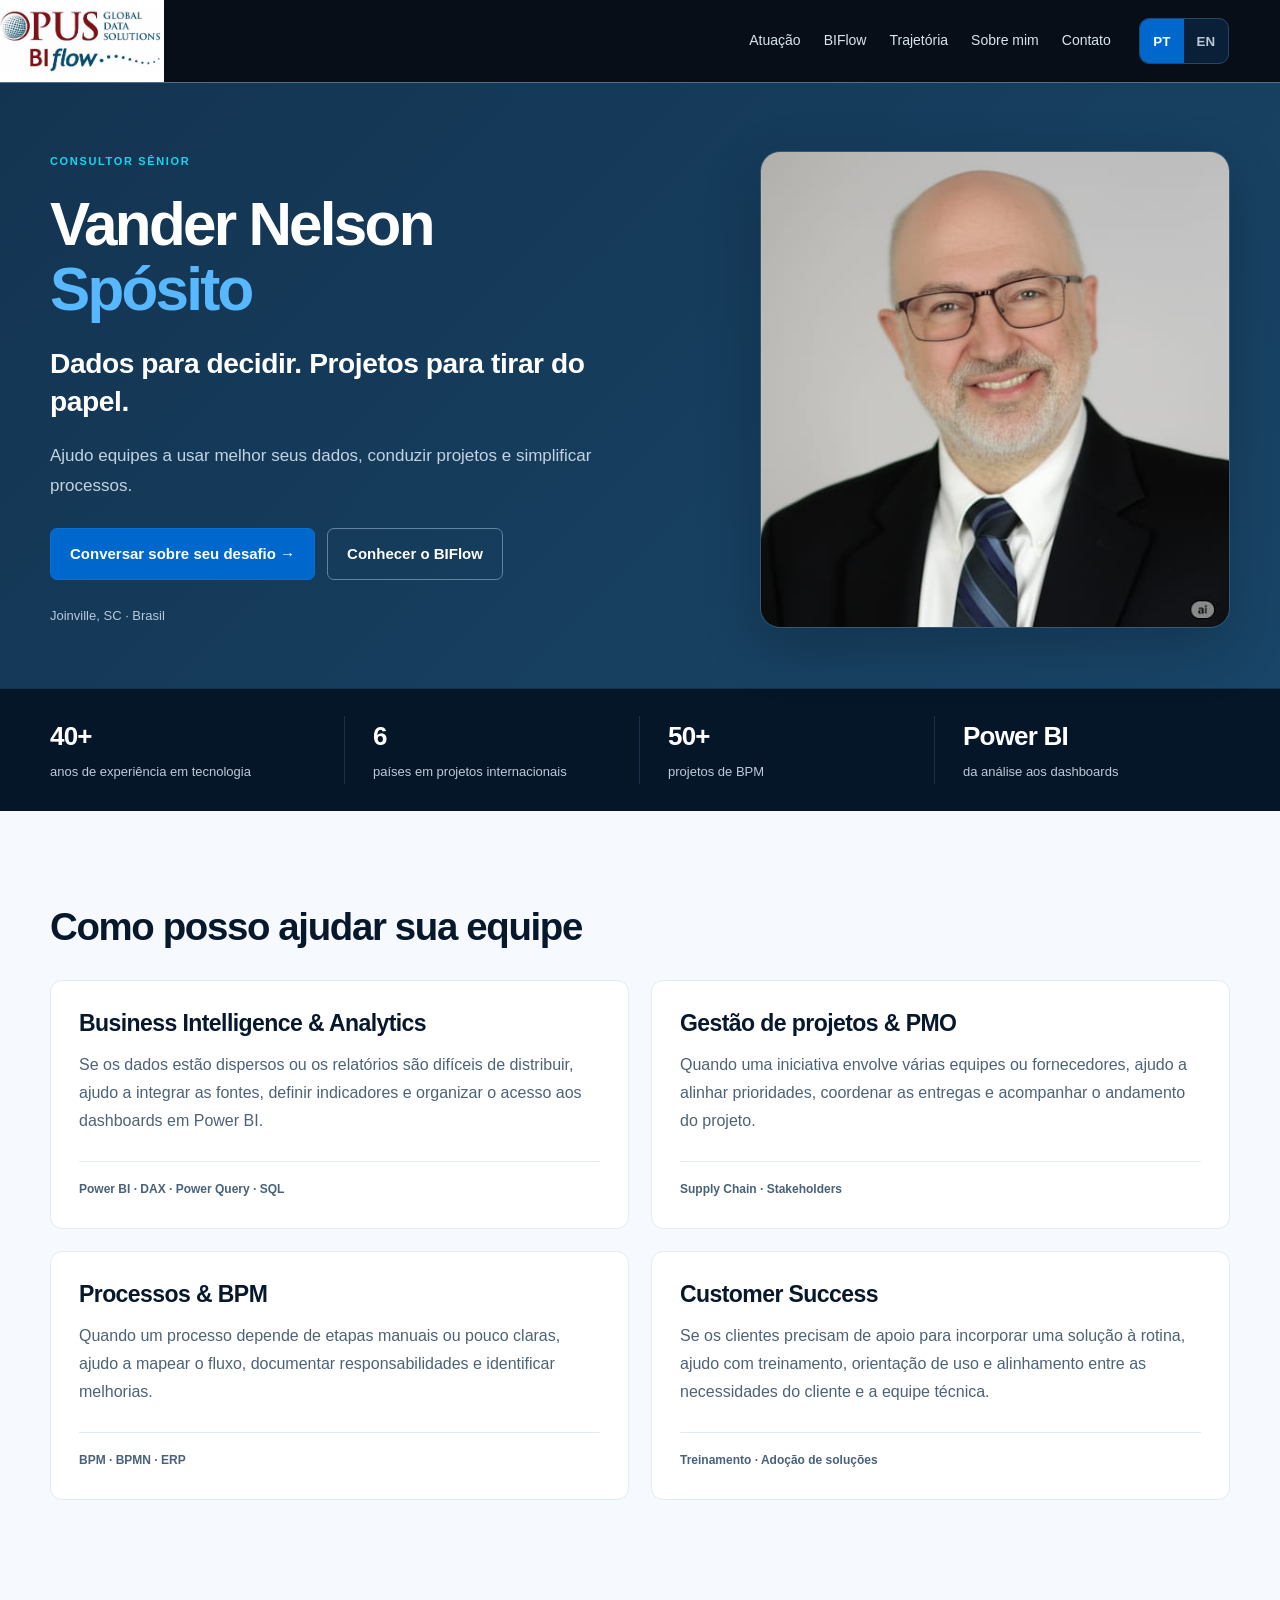
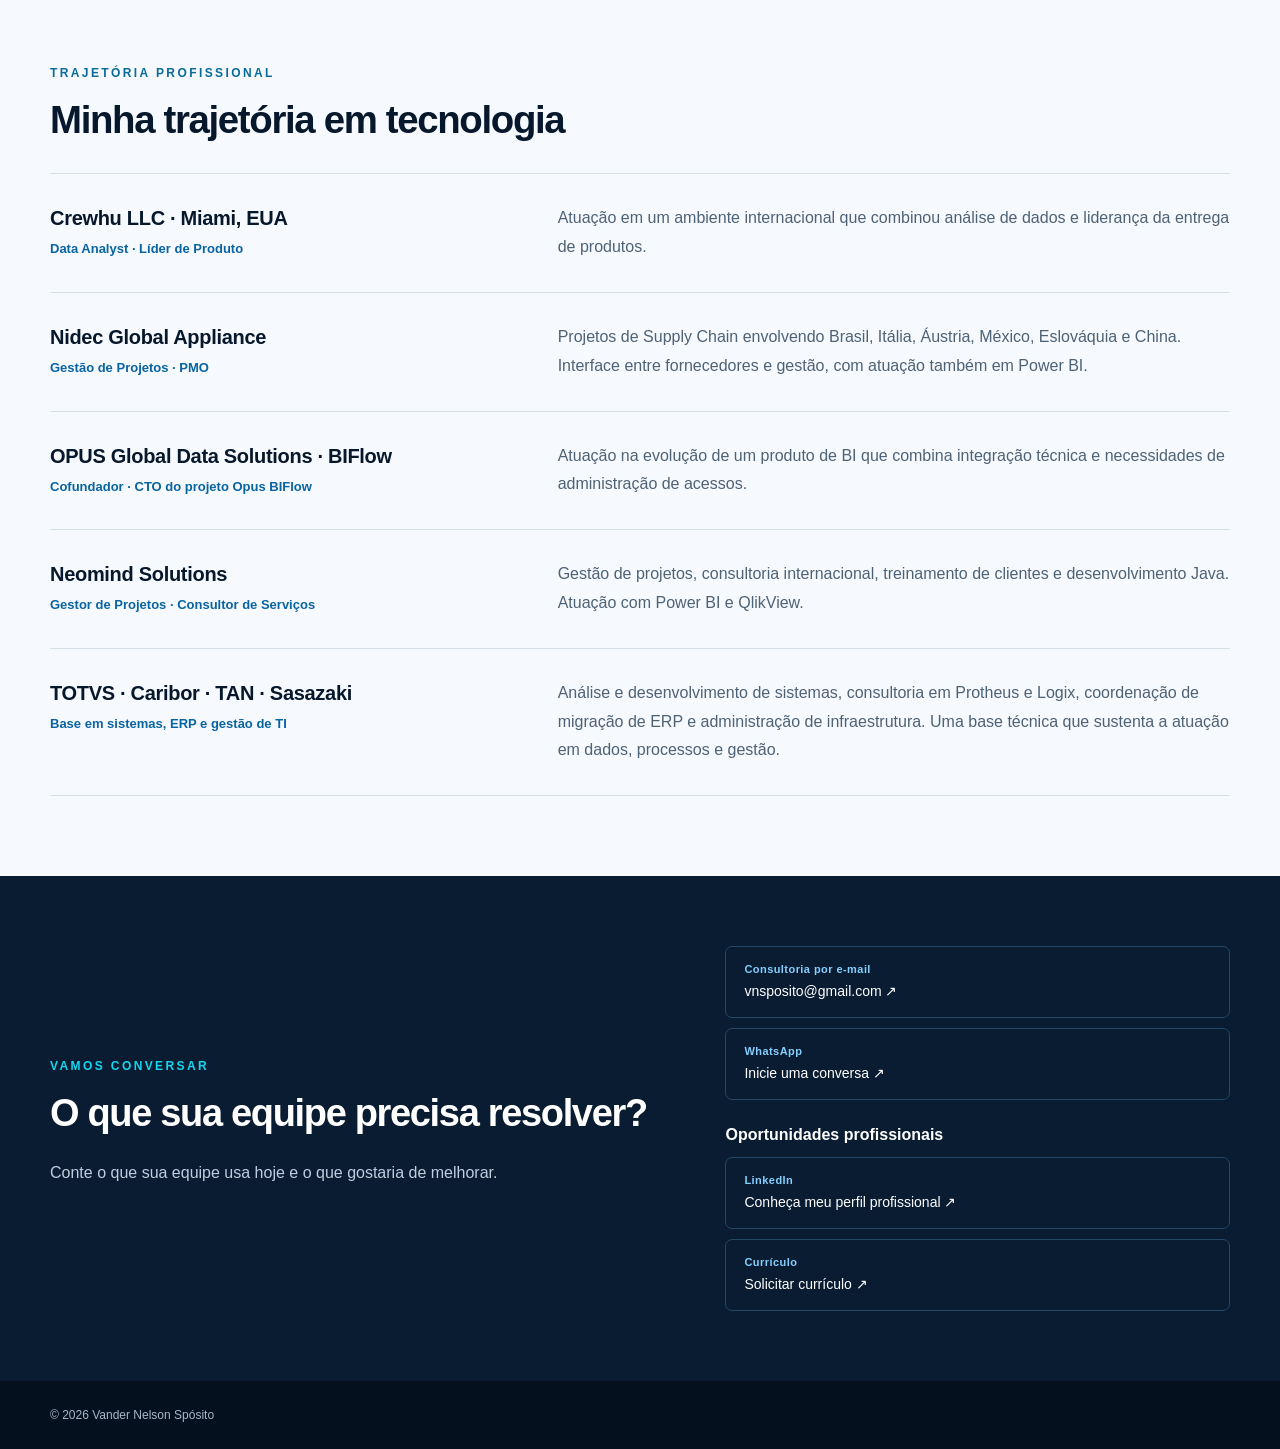
<file: index.html>
<!doctype html>
<html lang="pt-BR" class="no-js"><head><meta charset="utf-8"><meta name="viewport" content="width=device-width,initial-scale=1">
<title>Vander Nelson Spósito | Business Intelligence, PMO e BPM</title>
<meta name="description" content="Consultor sênior em Business Intelligence, gestão de projetos e BPM. Power BI, experiência internacional em seis países e mais de 40 anos em tecnologia.">
<meta name="theme-color" content="#061629">
<meta property="og:type" content="profile"><meta property="og:title" content="Vander Nelson Spósito | Business Intelligence, PMO e BPM">
<meta property="og:description" content="Experiência técnica e visão de negócio em dados, projetos e processos. Conheça a trajetória e os projetos de Vander Nelson Spósito.">
<link rel="icon" href="assets/biflow-opus.png" type="image/png"><link rel="stylesheet" href="styles.css">
<script src="script.js" defer></script><meta property="og:image" content="assets/profile.jpg">
<script type="application/ld+json">{"@context": "https://schema.org", "@type": "Person", "name": "Vander Nelson Spósito", "jobTitle": "Consultor sênior", "sameAs": ["https://www.linkedin.com/in/vnsposito"], "knowsAbout": ["Microsoft Power BI", "Customer Success", "PMO", "BPM"]}</script>
</head><body class="profile-page"><a class="skip-link" href="#main"><span data-pt="Pular para o conteúdo" data-en="Skip to content" >Pular para o conteúdo</span></a>
<header><div class="wrap nav">
<a class="brand" href="index.html" aria-label="Vander Nelson Spósito"><img src="assets/biflow-opus.png" class="site-logo" alt="BIFlow" width="790" height="300"></a>
<button class="menu-toggle" type="button" aria-expanded="false" aria-controls="primary-nav"><span data-pt="Menu" data-en="Menu" >Menu</span> <span aria-hidden="true">☰</span></button>
<nav id="primary-nav" aria-label="Principal"><a data-pt="Atuação" data-en="Expertise" href="#expertise">Atuação</a><a href="biflow.html" >BIFlow</a><a data-pt="Trajetória" data-en="Experience" href="#experience">Trajetória</a><a href="sobre.html" data-pt="Sobre mim" data-en="About me">Sobre mim</a><a data-pt="Contato" data-en="Contact" href="#contact">Contato</a></nav>
<div class="lang" role="group" aria-label="Language / Idioma"><button type="button" class="langBtn active" data-lang="pt" aria-label="Português" aria-pressed="true">PT</button><button type="button" class="langBtn" data-lang="en" aria-label="English" aria-pressed="false">EN</button></div>
</div></header><main id="main"><section class="hero" id="home"><div class="wrap heroGrid"><div>
<span data-pt="CONSULTOR SÊNIOR" data-en="SENIOR CONSULTANT" class="eyebrow">CONSULTOR SÊNIOR</span>
<h1>Vander Nelson<br><b>Spósito</b></h1>
<p data-pt="Dados para decidir. Projetos para tirar do papel." data-en="Make better decisions with data. Get projects moving." class="hero-position">Dados para decidir. Projetos para tirar do papel.</p>
<p data-pt="Ajudo equipes a usar melhor seus dados, conduzir projetos e simplificar processos." data-en="I help teams put their data to work, lead projects and simplify processes." class="hero-description">Ajudo equipes a usar melhor seus dados, conduzir projetos e simplificar processos.</p>
<div class="actions"><a data-pt="Conversar sobre seu desafio →" data-en="Talk about your challenge →" class="btn" href="#contact">Conversar sobre seu desafio →</a><a data-pt="Conhecer o BIFlow" data-en="Explore BIFlow" class="ghost" href="biflow.html">Conhecer o BIFlow</a></div>
<div class="hero-meta"><span data-pt="Joinville, SC · Brasil" data-en="Joinville, SC · Brazil" >Joinville, SC · Brasil</span></div>
</div><div class="photoBox"><img src="assets/profile.jpg" alt="Vander Nelson Spósito" width="497" height="512" fetchpriority="high"></div></div></section>
<section class="stats" aria-label="Perfil / Profile"><div class="wrap statsGrid">
<div><b>40+</b><span data-pt="anos de experiência em tecnologia" data-en="years of experience in technology" >anos de experiência em tecnologia</span></div>
<div><b>6</b><span data-pt="países em projetos internacionais" data-en="countries across international projects" >países em projetos internacionais</span></div>
<div><b>50+</b><span data-pt="projetos de BPM" data-en="BPM projects" >projetos de BPM</span></div>
<div><b>Power BI</b><span data-pt="da análise aos dashboards" data-en="from analysis to dashboards" >da análise aos dashboards</span></div>
</div></section><section class="light" id="expertise"><div class="wrap"><h2 data-pt="Como posso ajudar sua equipe" data-en="How I can help your team" >Como posso ajudar sua equipe</h2><div class="cards"><article><h3 data-pt="Business Intelligence &amp; Analytics" data-en="Business Intelligence &amp; Analytics" >Business Intelligence &amp; Analytics</h3><p data-pt="Se os dados estão dispersos ou os relatórios são difíceis de distribuir, ajudo a integrar as fontes, definir indicadores e organizar o acesso aos dashboards em Power BI." data-en="If data is scattered or reports are hard to distribute, I help integrate sources, define metrics and organize access to Power BI dashboards." >Se os dados estão dispersos ou os relatórios são difíceis de distribuir, ajudo a integrar as fontes, definir indicadores e organizar o acesso aos dashboards em Power BI.</p><div class="techline">Power BI · DAX · Power Query · SQL</div></article><article><h3 data-pt="Gestão de projetos &amp; PMO" data-en="Project management &amp; PMO" >Gestão de projetos &amp; PMO</h3><p data-pt="Quando uma iniciativa envolve várias equipes ou fornecedores, ajudo a alinhar prioridades, coordenar as entregas e acompanhar o andamento do projeto." data-en="When an initiative involves multiple teams or vendors, I help align priorities, coordinate delivery and track progress." >Quando uma iniciativa envolve várias equipes ou fornecedores, ajudo a alinhar prioridades, coordenar as entregas e acompanhar o andamento do projeto.</p><div class="techline">Supply Chain · Stakeholders</div></article><article><h3 data-pt="Processos &amp; BPM" data-en="Processes &amp; BPM" >Processos &amp; BPM</h3><p data-pt="Quando um processo depende de etapas manuais ou pouco claras, ajudo a mapear o fluxo, documentar responsabilidades e identificar melhorias." data-en="When a process relies on manual or unclear steps, I help map the workflow, document responsibilities and identify improvements." >Quando um processo depende de etapas manuais ou pouco claras, ajudo a mapear o fluxo, documentar responsabilidades e identificar melhorias.</p><div class="techline">BPM · BPMN · ERP</div></article><article><h3>Customer Success</h3><p data-pt="Se os clientes precisam de apoio para incorporar uma solução à rotina, ajudo com treinamento, orientação de uso e alinhamento entre as necessidades do cliente e a equipe técnica." data-en="If customers need help incorporating a solution into their daily work, I support them through training, usage guidance and coordination with the technical team.">Se os clientes precisam de apoio para incorporar uma solução à rotina, ajudo com treinamento, orientação de uso e alinhamento entre as necessidades do cliente e a equipe técnica.</p><div class="techline"><span data-pt="Treinamento · Adoção de soluções" data-en="Training · Solution adoption">Treinamento · Adoção de soluções</span></div></article></div></div></section><section class="light" id="experience"><div class="wrap"><span data-pt="TRAJETÓRIA PROFISSIONAL" data-en="PROFESSIONAL BACKGROUND" class="eyebrow">TRAJETÓRIA PROFISSIONAL</span><h2 data-pt="Minha trajetória em tecnologia" data-en="My career in technology" >Minha trajetória em tecnologia</h2><div class="experience"><article><div><h3 data-pt="Crewhu LLC · Miami, EUA" data-en="Crewhu LLC · Miami, USA" >Crewhu LLC · Miami, EUA</h3><p data-pt="Data Analyst · Líder de Produto" data-en="Data Analyst · Product Lead" class="role">Data Analyst · Líder de Produto</p></div><p data-pt="Atuação em um ambiente internacional que combinou análise de dados e liderança da entrega de produtos." data-en="Combined data analysis with product delivery leadership in an international setting." >Atuação em um ambiente internacional que combinou análise de dados e liderança da entrega de produtos.</p></article><article><div><h3 data-pt="Nidec Global Appliance" data-en="Nidec Global Appliance" >Nidec Global Appliance</h3><p data-pt="Gestão de Projetos · PMO" data-en="Project Management · PMO" class="role">Gestão de Projetos · PMO</p></div><p data-pt="Projetos de Supply Chain envolvendo Brasil, Itália, Áustria, México, Eslováquia e China. Interface entre fornecedores e gestão, com atuação também em Power BI." data-en="Supply Chain projects involving Brazil, Italy, Austria, Mexico, Slovakia and China. Liaison between vendors and management, also working with Power BI." >Projetos de Supply Chain envolvendo Brasil, Itália, Áustria, México, Eslováquia e China. Interface entre fornecedores e gestão, com atuação também em Power BI.</p></article><article><div><h3 data-pt="OPUS Global Data Solutions · BIFlow" data-en="OPUS Global Data Solutions · BIFlow" >OPUS Global Data Solutions · BIFlow</h3><p data-pt="Cofundador · CTO do projeto Opus BIFlow" data-en="Co-founder · CTO of the Opus BIFlow project" class="role">Cofundador · CTO do projeto Opus BIFlow</p></div><p data-pt="Atuação na evolução de um produto de BI que combina integração técnica e necessidades de administração de acessos." data-en="Helped evolve a BI product that combines technical integration with access administration needs." >Atuação na evolução de um produto de BI que combina integração técnica e necessidades de administração de acessos.</p></article><article><div><h3 data-pt="Neomind Solutions" data-en="Neomind Solutions" >Neomind Solutions</h3><p data-pt="Gestor de Projetos · Consultor de Serviços" data-en="Project Manager · Services Consultant" class="role">Gestor de Projetos · Consultor de Serviços</p></div><p data-pt="Gestão de projetos, consultoria internacional, treinamento de clientes e desenvolvimento Java. Atuação com Power BI e QlikView." data-en="Project management, international consulting, customer training and Java development. Work with Power BI and QlikView." >Gestão de projetos, consultoria internacional, treinamento de clientes e desenvolvimento Java. Atuação com Power BI e QlikView.</p></article><article><div><h3 data-pt="TOTVS · Caribor · TAN · Sasazaki" data-en="TOTVS · Caribor · TAN · Sasazaki" >TOTVS · Caribor · TAN · Sasazaki</h3><p data-pt="Base em sistemas, ERP e gestão de TI" data-en="Foundation in systems, ERP and IT management" class="role">Base em sistemas, ERP e gestão de TI</p></div><p data-pt="Análise e desenvolvimento de sistemas, consultoria em Protheus e Logix, coordenação de migração de ERP e administração de infraestrutura. Uma base técnica que sustenta a atuação em dados, processos e gestão." data-en="Systems analysis and development, Protheus and Logix consulting, ERP migration coordination and infrastructure administration. A technical foundation for work across data, processes and management." >Análise e desenvolvimento de sistemas, consultoria em Protheus e Logix, coordenação de migração de ERP e administração de infraestrutura. Uma base técnica que sustenta a atuação em dados, processos e gestão.</p></article></div></div></section><section class="contact" id="contact"><div class="wrap contactGrid"><div><span data-pt="VAMOS CONVERSAR" data-en="LET’S CONNECT" class="eyebrow">VAMOS CONVERSAR</span><h2 data-pt="O que sua equipe precisa resolver?" data-en="What does your team need to solve?" >O que sua equipe precisa resolver?</h2><p data-pt="Conte o que sua equipe usa hoje e o que gostaria de melhorar." data-en="Tell me what your team uses today and what you would like to improve." >Conte o que sua equipe usa hoje e o que gostaria de melhorar.</p></div><div class="contact-links"><a href="mailto:vnsposito@gmail.com"><span class="contact-label" data-pt="Consultoria por e-mail" data-en="Consulting by email">Consultoria por e-mail</span><span>vnsposito@gmail.com ↗</span></a><a href="https://wa.me/5547999716239" target="_blank" rel="noopener noreferrer"><span class="contact-label">WhatsApp</span><span data-pt="Inicie uma conversa ↗" data-en="Start a conversation ↗" >Inicie uma conversa ↗</span></a><h3 data-pt="Oportunidades profissionais" data-en="Career opportunities" class="career-heading">Oportunidades profissionais</h3><a href="https://www.linkedin.com/in/vnsposito" target="_blank" rel="noopener noreferrer"><span class="contact-label">LinkedIn</span><span data-pt="Conheça meu perfil profissional ↗" data-en="View my professional profile ↗" >Conheça meu perfil profissional ↗</span></a><a href="mailto:vnsposito@gmail.com?subject=Curr%C3%ADculo%20profissional%20-%20Vander%20Sp%C3%B3sito"><span class="contact-label"><span data-pt="Currículo" data-en="Résumé" >Currículo</span></span><span data-pt="Solicitar currículo ↗" data-en="Request my résumé ↗" >Solicitar currículo ↗</span></a></div></div></section></main><footer><div class="wrap footer-row"><span>© 2026 Vander Nelson Spósito</span></div></footer></body></html>
</file>
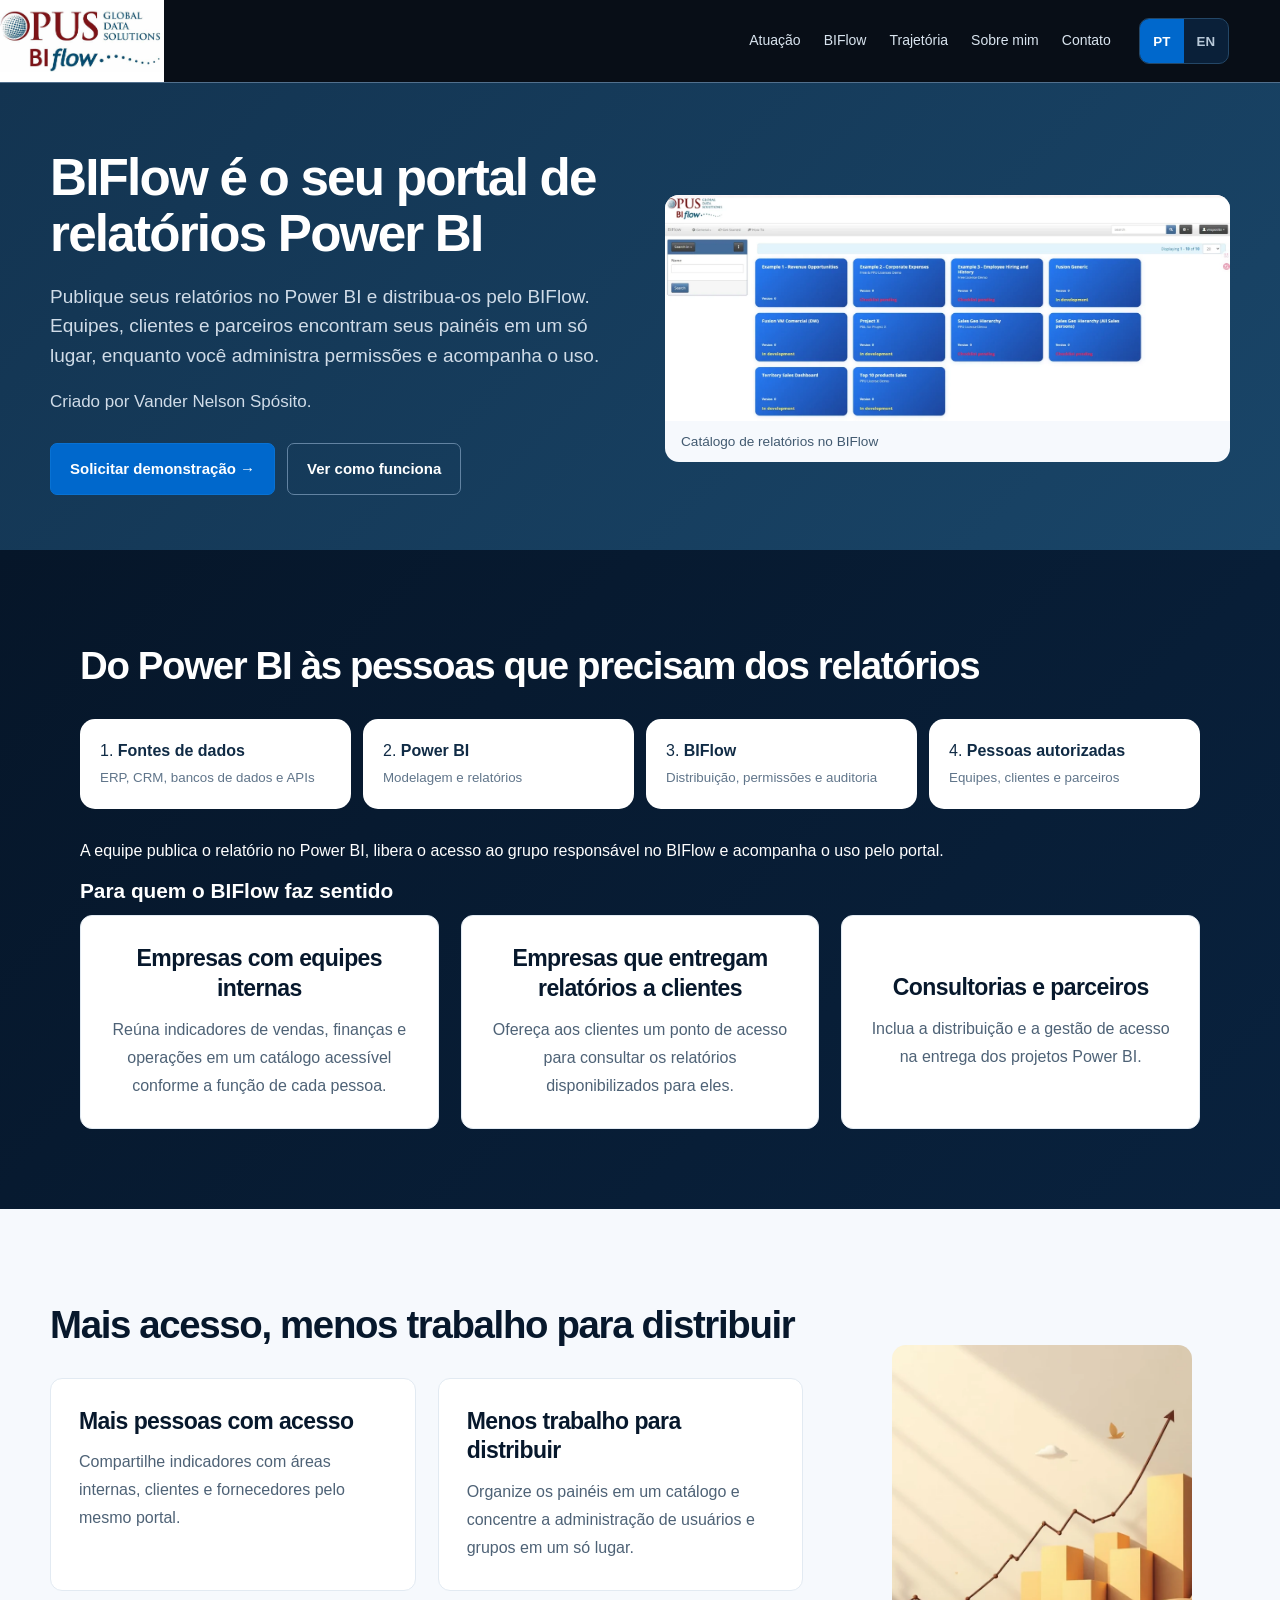
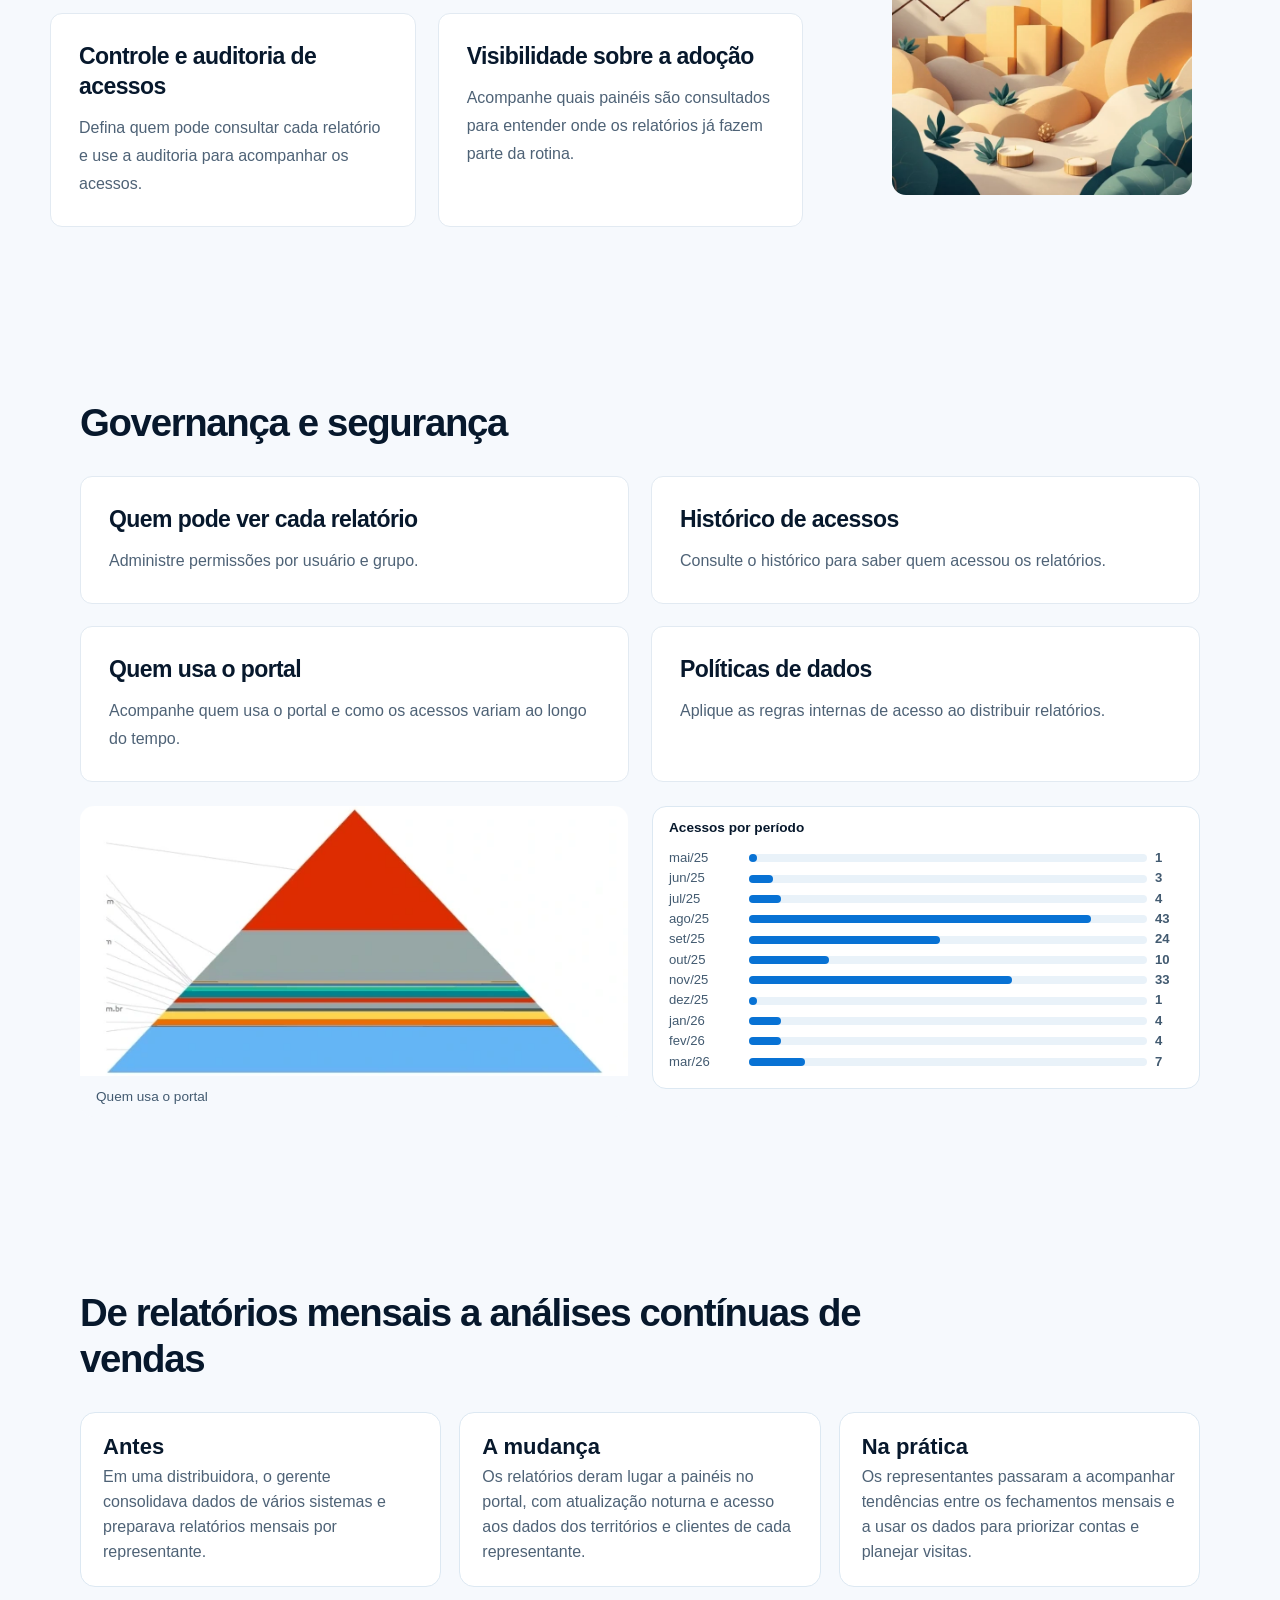
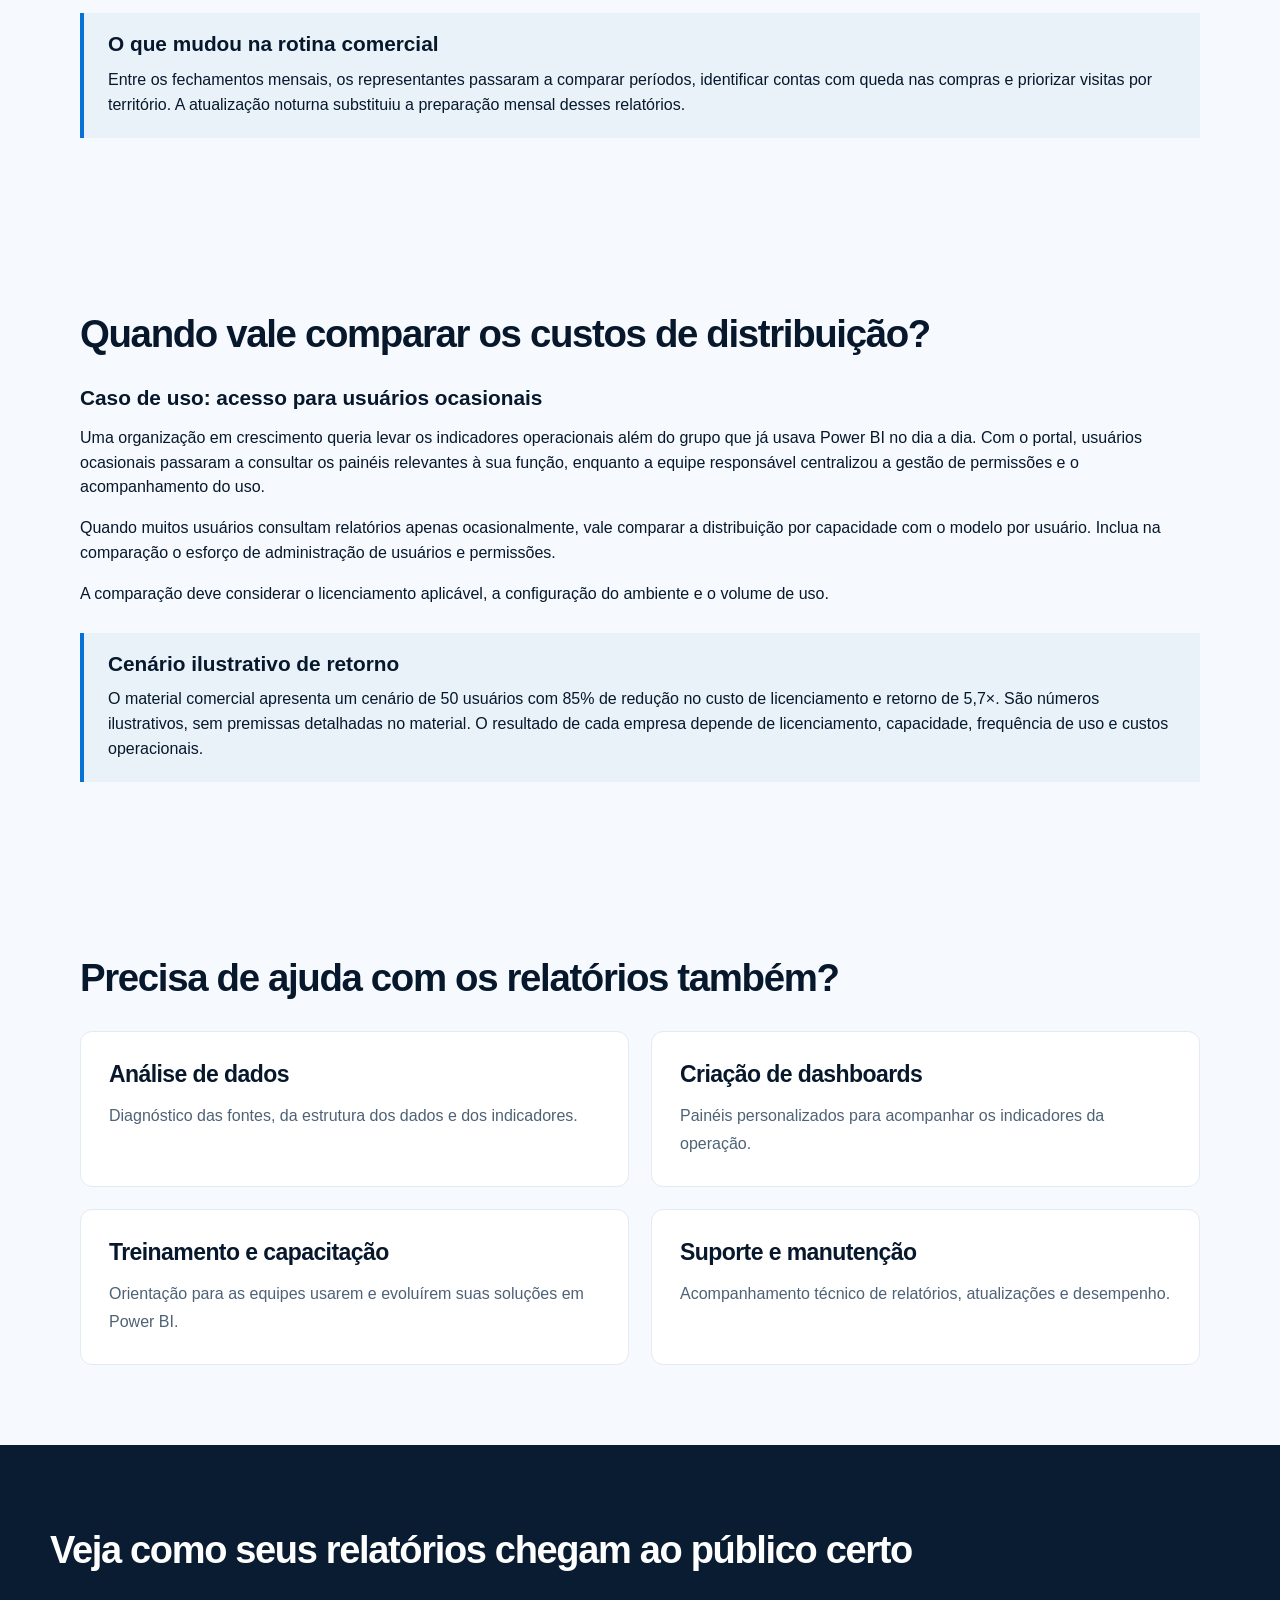
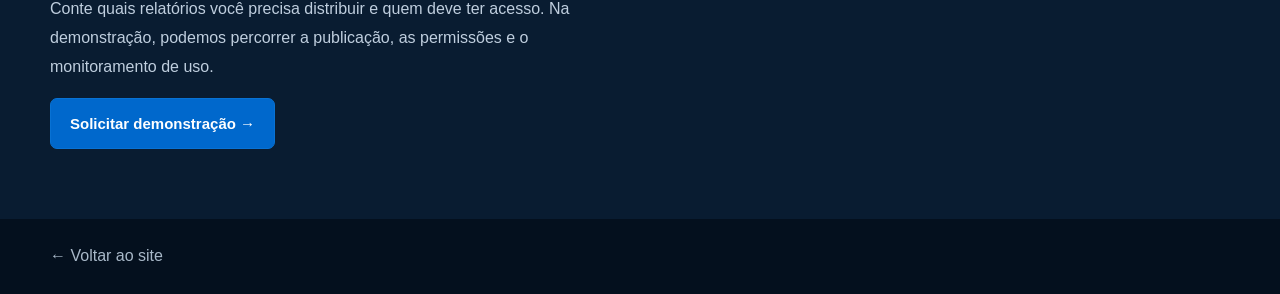
<file: biflow.html>
<!doctype html><html lang="pt-BR" class="no-js"><head><meta charset="utf-8"><meta name="viewport" content="width=device-width,initial-scale=1"><meta name="description" content="Conheça o BIFlow, criado por Vander Nelson Spósito: plataforma web para governança, distribuição e administração de dashboards Power BI."><meta name="theme-color" content="#061629"><link rel="icon" href="assets/biflow-opus.png" type="image/png">
<title>BIFlow | Distribuição e governança de Power BI</title>
<meta property="og:type" content="article"><meta property="og:title" content="BIFlow | Distribuição e governança de Power BI"><meta property="og:description" content="Criado por Vander Nelson Spósito, o BIFlow centraliza a distribuição de relatórios Power BI, as permissões e a auditoria de acessos."><link rel="stylesheet" href="styles.css"><meta property="og:image" content="assets/biflow-portal.webp">
</head><body>
<a class="skip-link" href="#main"><span data-pt="Pular para o conteúdo" data-en="Skip to content" >Pular para o conteúdo</span></a>
<header><div class="wrap nav">
<a class="brand" href="index.html" aria-label="Vander Nelson Spósito"><img src="assets/biflow-opus.png" class="site-logo" alt="BIFlow" width="790" height="300"></a>
<button class="menu-toggle" type="button" aria-expanded="false" aria-controls="primary-nav"><span data-pt="Menu" data-en="Menu" >Menu</span> <span aria-hidden="true">☰</span></button>
<nav id="primary-nav" aria-label="Principal"><a data-pt="Atuação" data-en="Expertise" href="index.html#expertise">Atuação</a><a href="biflow.html" aria-current="page">BIFlow</a><a data-pt="Trajetória" data-en="Experience" href="index.html#experience">Trajetória</a><a href="sobre.html" data-pt="Sobre mim" data-en="About me">Sobre mim</a><a data-pt="Contato" data-en="Contact" href="index.html#contact">Contato</a></nav>
<div class="lang" role="group" aria-label="Language / Idioma"><button type="button" class="langBtn active" data-lang="pt" aria-label="Português" aria-pressed="true">PT</button><button type="button" class="langBtn" data-lang="en" aria-label="English" aria-pressed="false">EN</button></div>
</div></header>
<main id="main">
<section class="biHero"><div class="wrap biHeroGrid"><div>
<h1 data-pt="BIFlow é o seu portal de relatórios Power BI" data-en="BIFlow is your Power BI reporting portal">BIFlow é o seu portal de relatórios Power BI</h1><p data-pt="Publique seus relatórios no Power BI e distribua-os pelo BIFlow. Equipes, clientes e parceiros encontram seus painéis em um só lugar, enquanto você administra permissões e acompanha o uso." data-en="Publish your reports in Power BI and distribute them through BIFlow. Teams, customers and partners find their dashboards in one place, while you manage permissions and track usage." class="heroLead">Publique seus relatórios no Power BI e distribua-os pelo BIFlow. Equipes, clientes e parceiros encontram seus painéis em um só lugar, enquanto você administra permissões e acompanha o uso.</p>
<p class="biflow-byline" data-pt="Criado por Vander Nelson Spósito." data-en="Created by Vander Nelson Spósito.">Criado por Vander Nelson Spósito.</p><div class="actions"><a data-pt="Solicitar demonstração →" data-en="Request a demo →" class="btn" href="mailto:vnsposito@gmail.com?subject=Demonstra%C3%A7%C3%A3o%20BIFlow">Solicitar demonstração →</a><a data-pt="Ver como funciona" data-en="See how it works" class="ghost" href="#architecture">Ver como funciona</a></div></div><figure class="biflow-figure"><img src="assets/biflow-portal.webp" width="1440" height="577" alt=""><figcaption data-pt="Catálogo de relatórios no BIFlow" data-en="Report catalog in BIFlow">Catálogo de relatórios no BIFlow</figcaption></figure></div></section>
<section class="dark" id="architecture"><div class="wrap textSection">
<h2 data-pt="Do Power BI às pessoas que precisam dos relatórios" data-en="From Power BI to the people who need the reports">Do Power BI às pessoas que precisam dos relatórios</h2>
<ol class="flowArchitecture executive-flow"><li><strong data-pt="Fontes de dados" data-en="Data sources">Fontes de dados</strong><small data-pt="ERP, CRM, bancos de dados e APIs" data-en="ERP, CRM, databases and APIs">ERP, CRM, bancos de dados e APIs</small></li><li><strong data-pt="Power BI" data-en="Power BI">Power BI</strong><small data-pt="Modelagem e relatórios" data-en="Modeling and reports">Modelagem e relatórios</small></li><li><strong data-pt="BIFlow" data-en="BIFlow">BIFlow</strong><small data-pt="Distribuição, permissões e auditoria" data-en="Distribution, permissions and auditing">Distribuição, permissões e auditoria</small></li><li><strong data-pt="Pessoas autorizadas" data-en="Authorized people">Pessoas autorizadas</strong><small data-pt="Equipes, clientes e parceiros" data-en="Teams, customers and partners">Equipes, clientes e parceiros</small></li></ol><p data-pt="A equipe publica o relatório no Power BI, libera o acesso ao grupo responsável no BIFlow e acompanha o uso pelo portal." data-en="The team publishes the report in Power BI, grants access to the relevant group in BIFlow and monitors usage through the portal.">A equipe publica o relatório no Power BI, libera o acesso ao grupo responsável no BIFlow e acompanha o uso pelo portal.</p>
<h3 data-pt="Para quem o BIFlow faz sentido" data-en="Who BIFlow is for" class="biflow-subheading">Para quem o BIFlow faz sentido</h3><div class="cards biflow-benefits biflow-audience"><article><h3 data-pt="Empresas com equipes internas" data-en="Organizations with internal teams">Empresas com equipes internas</h3><p data-pt="Reúna indicadores de vendas, finanças e operações em um catálogo acessível conforme a função de cada pessoa." data-en="Bring sales, finance and operations metrics together in a catalog with role-based access.">Reúna indicadores de vendas, finanças e operações em um catálogo acessível conforme a função de cada pessoa.</p></article><article><h3 data-pt="Empresas que entregam relatórios a clientes" data-en="Companies delivering reports to clients">Empresas que entregam relatórios a clientes</h3><p data-pt="Ofereça aos clientes um ponto de acesso para consultar os relatórios disponibilizados para eles." data-en="Give customers one place to view the reports made available to them.">Ofereça aos clientes um ponto de acesso para consultar os relatórios disponibilizados para eles.</p></article><article><h3 data-pt="Consultorias e parceiros" data-en="Consultancies and partners">Consultorias e parceiros</h3><p data-pt="Inclua a distribuição e a gestão de acesso na entrega dos projetos Power BI." data-en="Include report distribution and access management in your Power BI project delivery.">Inclua a distribuição e a gestão de acesso na entrega dos projetos Power BI.</p></article></div></div></section>
<section class="light" id="benefits"><div class="wrap biHeroGrid"><div><h2 data-pt="Mais acesso, menos trabalho para distribuir" data-en="Broader access, less work distributing reports">Mais acesso, menos trabalho para distribuir</h2><div class="cards biflow-benefits"><article><h3 data-pt="Mais pessoas com acesso" data-en="Broader access">Mais pessoas com acesso</h3><p data-pt="Compartilhe indicadores com áreas internas, clientes e fornecedores pelo mesmo portal." data-en="Share metrics with internal teams, customers and suppliers through the same portal.">Compartilhe indicadores com áreas internas, clientes e fornecedores pelo mesmo portal.</p></article><article><h3 data-pt="Menos trabalho para distribuir" data-en="Less work distributing reports">Menos trabalho para distribuir</h3><p data-pt="Organize os painéis em um catálogo e concentre a administração de usuários e grupos em um só lugar." data-en="Organize dashboards in a catalog and manage users and groups in one place.">Organize os painéis em um catálogo e concentre a administração de usuários e grupos em um só lugar.</p></article><article><h3 data-pt="Controle e auditoria de acessos" data-en="Access control and auditing">Controle e auditoria de acessos</h3><p data-pt="Defina quem pode consultar cada relatório e use a auditoria para acompanhar os acessos." data-en="Decide who can view each report and use audit records to track access.">Defina quem pode consultar cada relatório e use a auditoria para acompanhar os acessos.</p></article><article><h3 data-pt="Visibilidade sobre a adoção" data-en="Visibility into adoption">Visibilidade sobre a adoção</h3><p data-pt="Acompanhe quais painéis são consultados para entender onde os relatórios já fazem parte da rotina." data-en="Track which dashboards are viewed to understand where reports have become part of daily work.">Acompanhe quais painéis são consultados para entender onde os relatórios já fazem parte da rotina.</p></article></div></div><figure class="biflow-figure"><img src="assets/biflow-scale.webp" width="667" height="1000" alt=""></figure></div></section>
<section class="light" id="governance"><div class="wrap textSection"><h2 data-pt="Governança e segurança" data-en="Governance and security">Governança e segurança</h2><div class="cards biflow-benefits"><article><h3 data-pt="Quem pode ver cada relatório" data-en="Who can see each report">Quem pode ver cada relatório</h3><p data-pt="Administre permissões por usuário e grupo." data-en="Manage permissions by user and group.">Administre permissões por usuário e grupo.</p></article><article><h3 data-pt="Histórico de acessos" data-en="Access history">Histórico de acessos</h3><p data-pt="Consulte o histórico para saber quem acessou os relatórios." data-en="Check the history to see who accessed the reports.">Consulte o histórico para saber quem acessou os relatórios.</p></article><article><h3 data-pt="Quem usa o portal" data-en="Who uses the portal">Quem usa o portal</h3><p data-pt="Acompanhe quem usa o portal e como os acessos variam ao longo do tempo." data-en="See who uses the portal and how access varies over time.">Acompanhe quem usa o portal e como os acessos variam ao longo do tempo.</p></article><article><h3 data-pt="Políticas de dados" data-en="Data policies">Políticas de dados</h3><p data-pt="Aplique as regras internas de acesso ao distribuir relatórios." data-en="Apply internal access policies when distributing reports.">Aplique as regras internas de acesso ao distribuir relatórios.</p></article></div><div class="biflow-chart-grid"><figure class="biflow-figure"><img src="assets/biflow-pyramid.webp" width="646" height="318" alt="" loading="lazy"><figcaption data-pt="Quem usa o portal" data-en="Who uses the portal">Quem usa o portal</figcaption></figure><figure class="biflow-figure usage-chart"><figcaption data-pt="Acessos por período" data-en="Access by period">Acessos por período</figcaption><ul><li><span data-pt="mai/25" data-en="May/25">mai/25</span><span class="usage-track" aria-hidden="true"><i style="--bar-width:2%"></i></span><strong>1</strong></li><li><span data-pt="jun/25" data-en="Jun/25">jun/25</span><span class="usage-track" aria-hidden="true"><i style="--bar-width:6%"></i></span><strong>3</strong></li><li><span data-pt="jul/25" data-en="Jul/25">jul/25</span><span class="usage-track" aria-hidden="true"><i style="--bar-width:8%"></i></span><strong>4</strong></li><li><span data-pt="ago/25" data-en="Aug/25">ago/25</span><span class="usage-track" aria-hidden="true"><i style="--bar-width:86%"></i></span><strong>43</strong></li><li><span data-pt="set/25" data-en="Sep/25">set/25</span><span class="usage-track" aria-hidden="true"><i style="--bar-width:48%"></i></span><strong>24</strong></li><li><span data-pt="out/25" data-en="Oct/25">out/25</span><span class="usage-track" aria-hidden="true"><i style="--bar-width:20%"></i></span><strong>10</strong></li><li><span data-pt="nov/25" data-en="Nov/25">nov/25</span><span class="usage-track" aria-hidden="true"><i style="--bar-width:66%"></i></span><strong>33</strong></li><li><span data-pt="dez/25" data-en="Dec/25">dez/25</span><span class="usage-track" aria-hidden="true"><i style="--bar-width:2%"></i></span><strong>1</strong></li><li><span data-pt="jan/26" data-en="Jan/26">jan/26</span><span class="usage-track" aria-hidden="true"><i style="--bar-width:8%"></i></span><strong>4</strong></li><li><span data-pt="fev/26" data-en="Feb/26">fev/26</span><span class="usage-track" aria-hidden="true"><i style="--bar-width:8%"></i></span><strong>4</strong></li><li><span data-pt="mar/26" data-en="Mar/26">mar/26</span><span class="usage-track" aria-hidden="true"><i style="--bar-width:14%"></i></span><strong>7</strong></li></ul></figure></div></div></section>
<section class="light" id="context"><div class="wrap textSection">
<h2 data-pt="De relatórios mensais a análises contínuas de vendas" data-en="From monthly reports to continuous sales analysis">De relatórios mensais a análises contínuas de vendas</h2>
<div class="capGrid executive-case"><article><h3 data-pt="Antes" data-en="Before">Antes</h3><p data-pt="Em uma distribuidora, o gerente consolidava dados de vários sistemas e preparava relatórios mensais por representante." data-en="At a distributor, a manager combined data from several systems and prepared monthly reports for each sales representative.">Em uma distribuidora, o gerente consolidava dados de vários sistemas e preparava relatórios mensais por representante.</p></article><article><h3 data-pt="A mudança" data-en="The change">A mudança</h3><p data-pt="Os relatórios deram lugar a painéis no portal, com atualização noturna e acesso aos dados dos territórios e clientes de cada representante." data-en="The reports were replaced by portal dashboards with nightly refreshes and access to each representative’s territories and accounts.">Os relatórios deram lugar a painéis no portal, com atualização noturna e acesso aos dados dos territórios e clientes de cada representante.</p></article><article><h3 data-pt="Na prática" data-en="In practice">Na prática</h3><p data-pt="Os representantes passaram a acompanhar tendências entre os fechamentos mensais e a usar os dados para priorizar contas e planejar visitas." data-en="Representatives could track trends between monthly closes and use the data to prioritize accounts and plan visits.">Os representantes passaram a acompanhar tendências entre os fechamentos mensais e a usar os dados para priorizar contas e planejar visitas.</p></article></div>
<div class="biflow-impact"><h3 data-pt="O que mudou na rotina comercial" data-en="What changed for the sales team">O que mudou na rotina comercial</h3><p data-pt="Entre os fechamentos mensais, os representantes passaram a comparar períodos, identificar contas com queda nas compras e priorizar visitas por território. A atualização noturna substituiu a preparação mensal desses relatórios." data-en="Between monthly closes, representatives could compare periods, identify accounts with declining purchases and prioritize visits by territory. Nightly refreshes replaced the monthly preparation of those reports.">Entre os fechamentos mensais, os representantes passaram a comparar períodos, identificar contas com queda nas compras e priorizar visitas por território. A atualização noturna substituiu a preparação mensal desses relatórios.</p></div></div></section>


<section class="light" id="distribution"><div class="wrap textSection">
<h2 data-pt="Quando vale comparar os custos de distribuição?" data-en="When should you compare distribution costs?">Quando vale comparar os custos de distribuição?</h2>
<h3 data-pt="Caso de uso: acesso para usuários ocasionais" data-en="Use case: access for occasional users" class="biflow-subheading">Caso de uso: acesso para usuários ocasionais</h3><p data-pt="Uma organização em crescimento queria levar os indicadores operacionais além do grupo que já usava Power BI no dia a dia. Com o portal, usuários ocasionais passaram a consultar os painéis relevantes à sua função, enquanto a equipe responsável centralizou a gestão de permissões e o acompanhamento do uso." data-en="A growing organization wanted to extend operational reporting beyond its daily Power BI users. With the portal, occasional users could view dashboards relevant to their roles while the responsible team centralized permission management and usage monitoring.">Uma organização em crescimento queria levar os indicadores operacionais além do grupo que já usava Power BI no dia a dia. Com o portal, usuários ocasionais passaram a consultar os painéis relevantes à sua função, enquanto a equipe responsável centralizou a gestão de permissões e o acompanhamento do uso.</p><p data-pt="Quando muitos usuários consultam relatórios apenas ocasionalmente, vale comparar a distribuição por capacidade com o modelo por usuário. Inclua na comparação o esforço de administração de usuários e permissões." data-en="When many users only view reports occasionally, it is worth comparing capacity-based and per-user distribution. Include the effort of managing users and permissions in the comparison.">Quando muitos usuários consultam relatórios apenas ocasionalmente, vale comparar a distribuição por capacidade com o modelo por usuário. Inclua na comparação o esforço de administração de usuários e permissões.</p><p data-pt="A comparação deve considerar o licenciamento aplicável, a configuração do ambiente e o volume de uso." data-en="The comparison should account for applicable licensing, environment configuration and usage volume.">A comparação deve considerar o licenciamento aplicável, a configuração do ambiente e o volume de uso.</p>
<div class="biflow-impact"><h3 data-pt="Cenário ilustrativo de retorno" data-en="Illustrative return scenario">Cenário ilustrativo de retorno</h3><p data-pt="O material comercial apresenta um cenário de 50 usuários com 85% de redução no custo de licenciamento e retorno de 5,7×. São números ilustrativos, sem premissas detalhadas no material. O resultado de cada empresa depende de licenciamento, capacidade, frequência de uso e custos operacionais." data-en="The product presentation shows a 50-user scenario with an 85% reduction in licensing costs and a 5.7× return. These figures are illustrative and the presentation does not detail its assumptions. Actual results depend on licensing, capacity, usage frequency and operating costs.">O material comercial apresenta um cenário de 50 usuários com 85% de redução no custo de licenciamento e retorno de 5,7×. São números ilustrativos, sem premissas detalhadas no material. O resultado de cada empresa depende de licenciamento, capacidade, frequência de uso e custos operacionais.</p></div></div></section>
<section class="light" id="power-bi-services"><div class="wrap textSection"><h2 data-pt="Precisa de ajuda com os relatórios também?" data-en="Need help with your reports too?">Precisa de ajuda com os relatórios também?</h2><div class="cards biflow-benefits"><article><h3 data-pt="Análise de dados" data-en="Data analysis">Análise de dados</h3><p data-pt="Diagnóstico das fontes, da estrutura dos dados e dos indicadores." data-en="Assessment of sources, data structures and metrics.">Diagnóstico das fontes, da estrutura dos dados e dos indicadores.</p></article><article><h3 data-pt="Criação de dashboards" data-en="Dashboard development">Criação de dashboards</h3><p data-pt="Painéis personalizados para acompanhar os indicadores da operação." data-en="Custom dashboards to track operational metrics.">Painéis personalizados para acompanhar os indicadores da operação.</p></article><article><h3 data-pt="Treinamento e capacitação" data-en="Training and enablement">Treinamento e capacitação</h3><p data-pt="Orientação para as equipes usarem e evoluírem suas soluções em Power BI." data-en="Help teams use and improve their Power BI solutions.">Orientação para as equipes usarem e evoluírem suas soluções em Power BI.</p></article><article><h3 data-pt="Suporte e manutenção" data-en="Support and maintenance">Suporte e manutenção</h3><p data-pt="Acompanhamento técnico de relatórios, atualizações e desempenho." data-en="Technical support for reports, refreshes and performance.">Acompanhamento técnico de relatórios, atualizações e desempenho.</p></article></div></div></section>
<section class="contact"><div class="wrap"><h2 data-pt="Veja como seus relatórios chegam ao público certo" data-en="See how your reports reach the right people">Veja como seus relatórios chegam ao público certo</h2><p data-pt="Conte quais relatórios você precisa distribuir e quem deve ter acesso. Na demonstração, podemos percorrer a publicação, as permissões e o monitoramento de uso." data-en="Tell me which reports you need to distribute and who should have access. In the demo, we can walk through publishing, permissions and usage monitoring.">Conte quais relatórios você precisa distribuir e quem deve ter acesso. Na demonstração, podemos percorrer a publicação, as permissões e o monitoramento de uso.</p><a data-pt="Solicitar demonstração →" data-en="Request a demo →" class="btn" href="mailto:vnsposito@gmail.com?subject=Demonstra%C3%A7%C3%A3o%20BIFlow">Solicitar demonstração →</a></div></section></main><footer><div class="wrap"><a href="index.html" data-pt="← Voltar ao site" data-en="← Back to website">← Voltar ao site</a></div></footer>
<script src="script.js" defer></script></body></html>
</file>
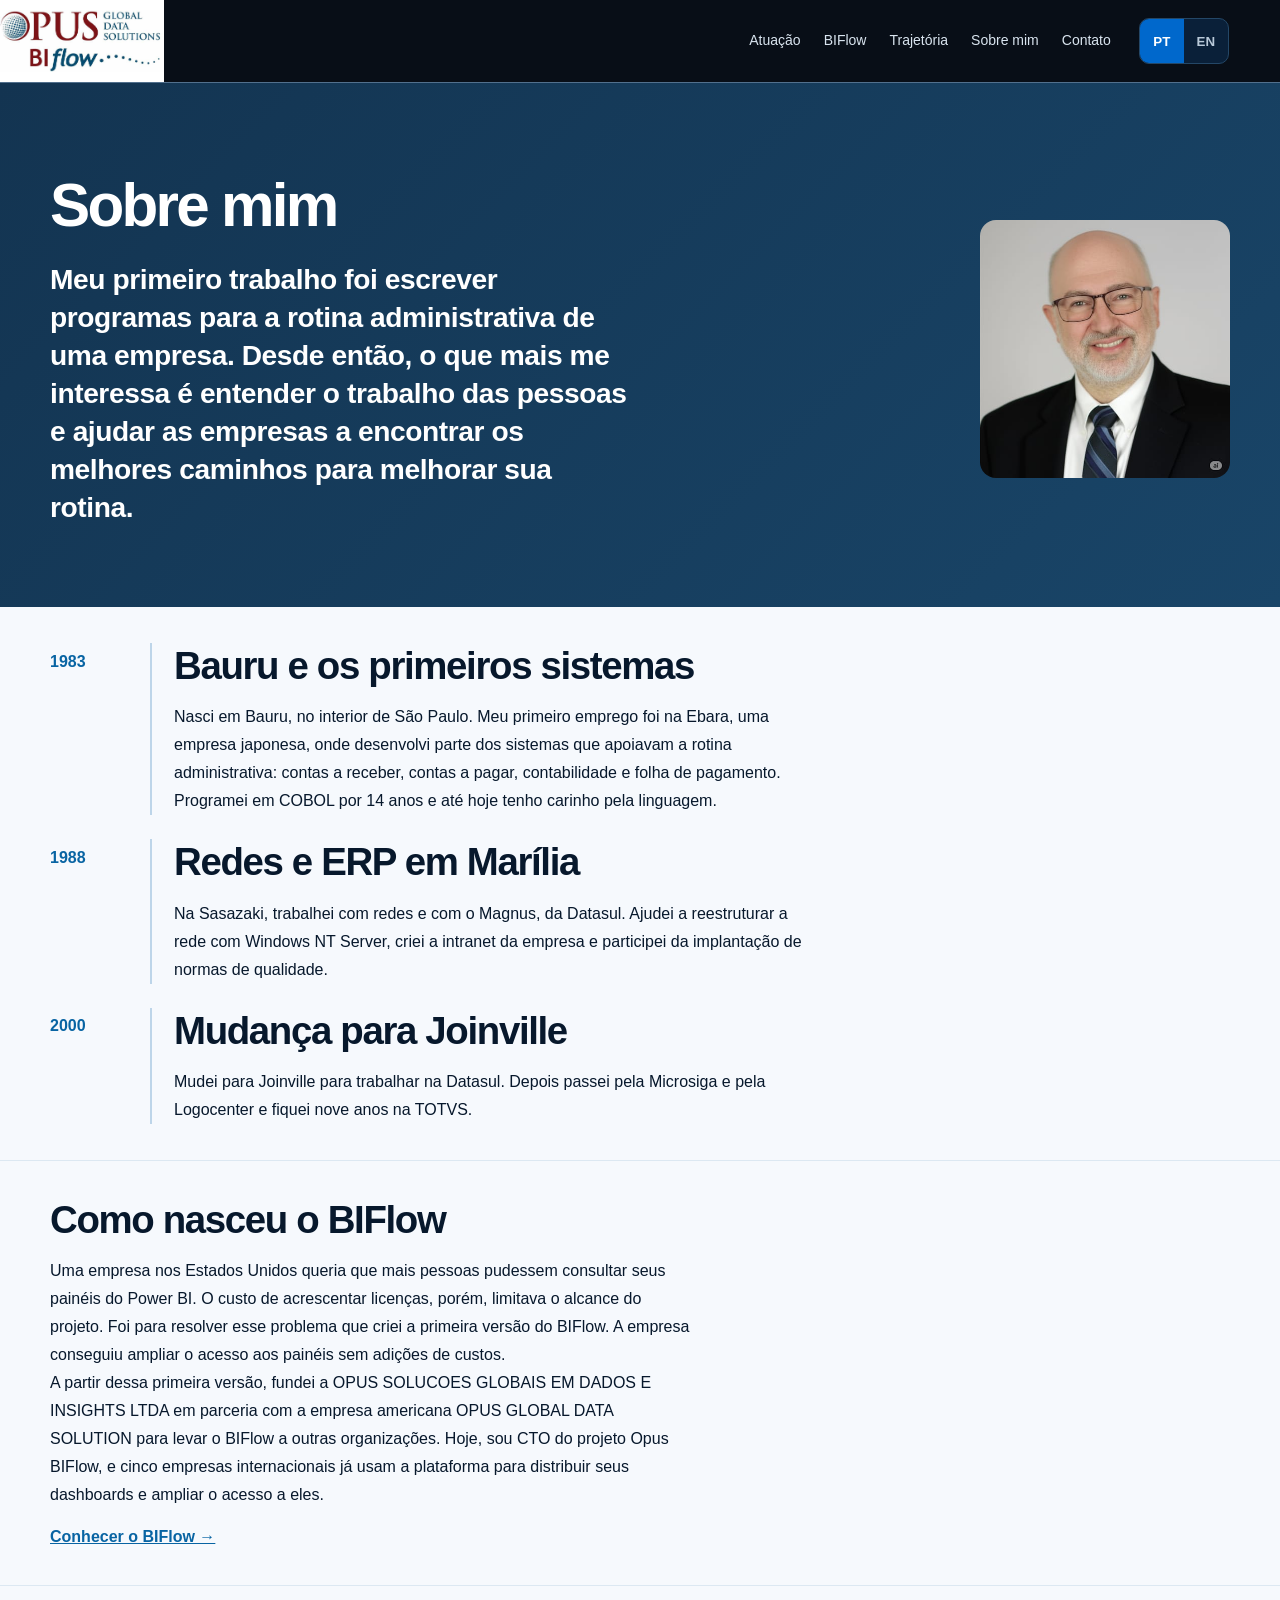
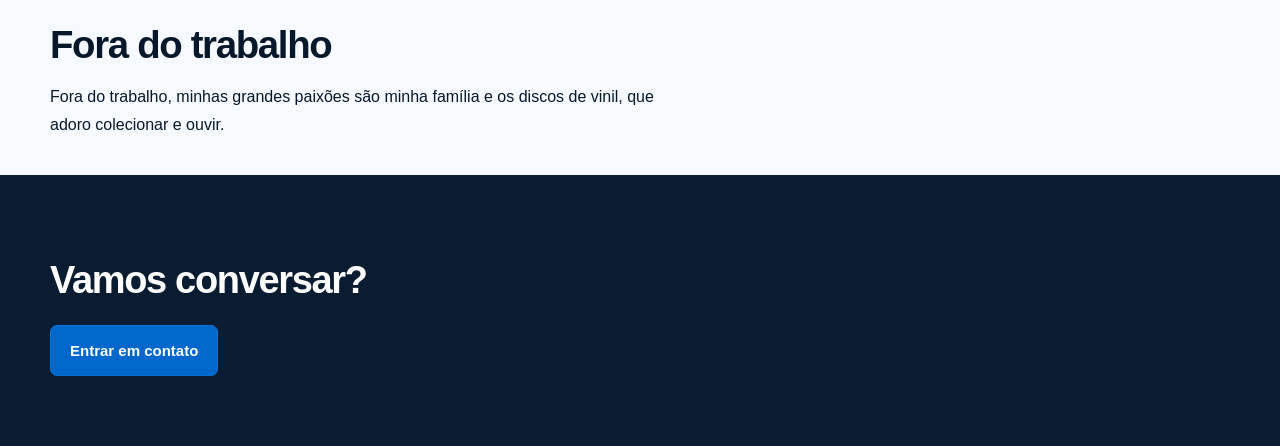
<file: sobre.html>
<!doctype html>
<html lang="pt-BR" class="no-js">
<head>
<meta charset="utf-8">
<meta name="viewport" content="width=device-width, initial-scale=1">
<title>Sobre mim | Vander Nelson Spósito</title>
<meta name="description" content="Conheça a trajetória de Vander Nelson Spósito, de programador COBOL em Bauru a criador do BIFlow.">
<link rel="stylesheet" href="styles.css">
<link rel="icon" href="assets/biflow-opus.png" type="image/png">
<script src="script.js" defer></script>
</head>
<body>
<a class="skip-link" href="#main"><span data-pt="Pular para o conteúdo" data-en="Skip to content">Pular para o conteúdo</span></a>
<header><div class="wrap nav">
<a class="brand" href="index.html" aria-label="Vander Nelson Spósito"><img src="assets/biflow-opus.png" class="site-logo" alt="BIFlow" width="790" height="300"></a>
<button class="menu-toggle" type="button" aria-expanded="false" aria-controls="primary-nav"><span data-pt="Menu" data-en="Menu" >Menu</span> <span aria-hidden="true">☰</span></button>
<nav id="primary-nav" aria-label="Principal"><a data-pt="Atuação" data-en="Expertise" href="index.html#expertise">Atuação</a><a href="biflow.html" >BIFlow</a><a data-pt="Trajetória" data-en="Experience" href="index.html#experience">Trajetória</a><a aria-current="page" href="sobre.html" data-pt="Sobre mim" data-en="About me">Sobre mim</a><a data-pt="Contato" data-en="Contact" href="index.html#contact">Contato</a></nav>
<div class="lang" role="group" aria-label="Language / Idioma"><button type="button" class="langBtn active" data-lang="pt" aria-label="Português" aria-pressed="true">PT</button><button type="button" class="langBtn" data-lang="en" aria-label="English" aria-pressed="false">EN</button></div>
</div></header>
<main id="main">
<section class="hero about-hero"><div class="wrap about-layout"><div><h1 data-pt="Sobre mim" data-en="About me">Sobre mim</h1><p class="hero-position" data-pt="Meu primeiro trabalho foi escrever programas para a rotina administrativa de uma empresa. Desde então, o que mais me interessa é entender o trabalho das pessoas e ajudar as empresas a encontrar os melhores caminhos para melhorar sua rotina." data-en="My first job was writing programs that supported a company’s day-to-day operations. What still interests me most is understanding how people work and helping companies find the best ways to improve their day-to-day operations.">Meu primeiro trabalho foi escrever programas para a rotina administrativa de uma empresa. Desde então, o que mais me interessa é entender o trabalho das pessoas e ajudar as empresas a encontrar os melhores caminhos para melhorar sua rotina.</p></div><img class="about-photo" src="assets/profile.jpg" width="497" height="512" alt="Vander Nelson Spósito"></div></section>
<section class="light about-chapter"><div class="wrap about-timeline"><div class="about-milestone"><time datetime="1983">1983</time><div><h2 data-pt="Bauru e os primeiros sistemas" data-en="Bauru and my first systems">Bauru e os primeiros sistemas</h2><p data-pt="Nasci em Bauru, no interior de São Paulo. Meu primeiro emprego foi na Ebara, uma empresa japonesa, onde desenvolvi parte dos sistemas que apoiavam a rotina administrativa: contas a receber, contas a pagar, contabilidade e folha de pagamento. Programei em COBOL por 14 anos e até hoje tenho carinho pela linguagem." data-en="I was born in Bauru, in the state of São Paulo, Brazil. My first job was at Ebara, a Japanese company, where I helped develop the systems that supported day-to-day administration, from accounts receivable and payable to accounting and payroll. I programmed in COBOL for 14 years and still have a soft spot for it.">Nasci em Bauru, no interior de São Paulo. Meu primeiro emprego foi na Ebara, uma empresa japonesa, onde desenvolvi parte dos sistemas que apoiavam a rotina administrativa: contas a receber, contas a pagar, contabilidade e folha de pagamento. Programei em COBOL por 14 anos e até hoje tenho carinho pela linguagem.</p></div></div><div class="about-milestone"><time datetime="1988">1988</time><div><h2 data-pt="Redes e ERP em Marília" data-en="Networks and ERP in Marília">Redes e ERP em Marília</h2><p data-pt="Na Sasazaki, trabalhei com redes e com o Magnus, da Datasul. Ajudei a reestruturar a rede com Windows NT Server, criei a intranet da empresa e participei da implantação de normas de qualidade." data-en="At Sasazaki, I worked with networks and Datasul’s Magnus system. I helped restructure the network using Windows NT Server, built the company intranet and took part in implementing quality standards.">Na Sasazaki, trabalhei com redes e com o Magnus, da Datasul. Ajudei a reestruturar a rede com Windows NT Server, criei a intranet da empresa e participei da implantação de normas de qualidade.</p></div></div><div class="about-milestone"><time datetime="2000">2000</time><div><h2 data-pt="Mudança para Joinville" data-en="Moving to Joinville">Mudança para Joinville</h2><p data-pt="Mudei para Joinville para trabalhar na Datasul. Depois passei pela Microsiga e pela Logocenter e fiquei nove anos na TOTVS." data-en="I moved to Joinville to join Datasul. I later worked at Microsiga and Logocenter and spent nine years at TOTVS.">Mudei para Joinville para trabalhar na Datasul. Depois passei pela Microsiga e pela Logocenter e fiquei nove anos na TOTVS.</p></div></div></div></section>
<section class="light about-chapter"><div class="wrap"><h2 data-pt="Como nasceu o BIFlow" data-en="How BIFlow began">Como nasceu o BIFlow</h2><p data-pt="Uma empresa nos Estados Unidos queria que mais pessoas pudessem consultar seus painéis do Power BI. O custo de acrescentar licenças, porém, limitava o alcance do projeto. Foi para resolver esse problema que criei a primeira versão do BIFlow. A empresa conseguiu ampliar o acesso aos painéis sem adições de custos." data-en="A company in the United States wanted more people to be able to view its Power BI dashboards. The cost of adding licenses was limiting how far the project could go. I built the first version of BIFlow to solve that problem. The company was able to give more people access to its dashboards without incurring additional costs.">Uma empresa nos Estados Unidos queria que mais pessoas pudessem consultar seus painéis do Power BI. O custo de acrescentar licenças, porém, limitava o alcance do projeto. Foi para resolver esse problema que criei a primeira versão do BIFlow. A empresa conseguiu ampliar o acesso aos painéis sem adições de custos.</p><p data-pt="A partir dessa primeira versão, fundei a OPUS SOLUCOES GLOBAIS EM DADOS E INSIGHTS LTDA em parceria com a empresa americana OPUS GLOBAL DATA SOLUTION para levar o BIFlow a outras organizações. Hoje, sou CTO do projeto Opus BIFlow, e cinco empresas internacionais já usam a plataforma para distribuir seus dashboards e ampliar o acesso a eles." data-en="Building on that first version, I co-founded OPUS SOLUCOES GLOBAIS EM DADOS E INSIGHTS LTDA with the U.S. company OPUS GLOBAL DATA SOLUTION to bring BIFlow to other organizations. Today, I serve as CTO of the Opus BIFlow project, and five international companies use the platform to distribute their dashboards and make them accessible to more people.">A partir dessa primeira versão, fundei a OPUS SOLUCOES GLOBAIS EM DADOS E INSIGHTS LTDA em parceria com a empresa americana OPUS GLOBAL DATA SOLUTION para levar o BIFlow a outras organizações. Hoje, sou CTO do projeto Opus BIFlow, e cinco empresas internacionais já usam a plataforma para distribuir seus dashboards e ampliar o acesso a eles.</p><a class="about-link" href="biflow.html"><span data-pt="Conhecer o BIFlow →" data-en="Explore BIFlow →">Conhecer o BIFlow →</span></a></div></section>
<section class="light about-chapter"><div class="wrap"><h2 data-pt="Fora do trabalho" data-en="Outside work">Fora do trabalho</h2><p data-pt="Fora do trabalho, minhas grandes paixões são minha família e os discos de vinil, que adoro colecionar e ouvir." data-en="Outside work, my great passions are my family and vinyl records, which I love to collect and listen to.">Fora do trabalho, minhas grandes paixões são minha família e os discos de vinil, que adoro colecionar e ouvir.</p></div></section>
<section class="contact"><div class="wrap"><h2 data-pt="Vamos conversar?" data-en="Let’s talk">Vamos conversar?</h2><a class="btn" href="index.html#contact"><span data-pt="Entrar em contato" data-en="Get in touch">Entrar em contato</span></a></div></section>
</main>
</body></html>
</file>
<file: styles.css>
:root{--navy:#061629;--navy2:#0a2039;--blue:#0787ff;--cyan:#16d6ef;--light:#f6f9fd;--ink:#07182c;--muted:#607085}*{box-sizing:border-box}html{scroll-behavior:smooth;overflow-y:scroll}body{margin:0;font-family:Segoe UI,Arial,sans-serif;color:var(--ink);line-height:1.55}a{text-decoration:none;color:inherit}.wrap{width:min(1180px,92%);margin:auto}header{position:sticky;top:0;z-index:20;background:#080e17;border-bottom:1px solid #52708d}.nav{height:76px;display:flex;align-items:center;gap:22px}.site-logo{width:150px;max-height:58px;object-fit:contain;background:#fff;border-radius:4px}.nav nav{display:flex;gap:20px;margin-left:auto;color:#d9e4ef;font-size:14px}.nav nav a:hover{color:#fff}.pill{border:1px solid var(--blue);border-radius:12px;padding:10px 17px;color:#fff;font-weight:700}.lang{display:flex;background:#0a2039;border:1px solid #244767;border-radius:10px;overflow:hidden}.langBtn{border:0;background:transparent;color:#b9c9d9;padding:9px 11px;cursor:pointer;font-weight:700}.langBtn.active{background:#0787ff;color:#fff}.hero,.biHero,.dark{background:linear-gradient(135deg,#061629,#09223e);color:#fff}.hero{padding:52px 0}.heroGrid{display:grid;grid-template-columns:1fr 1fr;align-items:center;gap:42px}.eyebrow{color:var(--cyan);letter-spacing:.2em;font-weight:800;font-size:12px}.hero h1,.biHero h1{font-size:62px;line-height:1;margin:12px 0 18px}.hero h1 b{color:var(--blue)}.hero h2{font-size:26px}.hero p{color:#d1dce8;font-size:17px}.photoBox{position:relative;max-width:530px;margin-left:auto;overflow:hidden;border-radius:36px}.photoBox img{display:block;width:100%;height:525px;object-fit:cover;object-position:center 16%}.quote{position:absolute;right:18px;bottom:28px;width:300px;background:rgba(7,20,35,.9);border-left:3px solid var(--blue);padding:18px 20px;color:#fff;font-style:italic;font-size:19px;border-radius:0 14px 14px 0}.actions{display:flex;gap:12px;margin-top:25px}.btn,.ghost{display:inline-block;padding:13px 20px;border-radius:11px;font-weight:700}.btn{background:var(--blue);color:#fff}.ghost{border:1px solid var(--blue);color:#fff}.stats{background:#061629;color:#fff;border-top:1px solid #17314b}.statsGrid{display:grid;grid-template-columns:repeat(5,1fr);padding:24px 0}.statsGrid div{border-right:1px solid #17314b;padding:0 18px}.statsGrid b{display:block;font-size:20px}.statsGrid span{font-size:13px;color:#bdcada}.light,.dark{padding:82px 0}.light{background:var(--light)}h3{font-size:40px;line-height:1.1;margin:10px 0 30px}.cards,.projects{display:grid;grid-template-columns:repeat(4,1fr);gap:18px}.cards article{background:#fff;border:1px solid #e2eaf2;border-radius:16px;padding:24px;min-height:190px}.cards b{font-size:18px}.cards p{color:var(--muted)}.project{background:#091c31;border:1px solid #173552;border-radius:16px;padding:14px;color:#fff}.project h4{font-size:20px;margin:12px 0 6px}.project p{color:#c8d5e2}.project>span{color:#55b5ff;font-weight:700}.visual{height:145px;border-radius:12px;position:relative;overflow:hidden;border:1px solid #dbe6ef}.whiteVisual{background:#fff!important;color:#0a3155}.whiteVisual>img{display:block;max-width:78%;max-height:100px;margin:auto;position:relative;top:50%;transform:translateY(-50%)}.powerbiVisual{padding:13px}.chartTitle{font-size:12px;color:#123c62;font-weight:700}.kpis{display:flex;gap:8px;margin:8px 0}.kpis i{height:20px;flex:1;background:#dcecf9;border-radius:4px}.bars{height:75px;display:flex;align-items:flex-end;gap:8px;padding:5px 10px;border-left:1px solid #9db6cb;border-bottom:1px solid #9db6cb}.bars i{flex:1;background:linear-gradient(#39a9ff,#0876cf);border-radius:3px 3px 0 0}.bars i:nth-child(1){height:38%}.bars i:nth-child(2){height:62%}.bars i:nth-child(3){height:45%}.bars i:nth-child(4){height:80%}.bars i:nth-child(5){height:67%}.bars i:nth-child(6){height:95%}.lineChart{position:absolute;right:16px;top:38px;font-size:55px;color:#0fb6d0;transform:rotate(-10deg)}.bpmVisual{display:flex;align-items:center;justify-content:center;gap:7px}.node{padding:9px 10px;border-radius:6px;background:#0b87ef;color:#fff;font-size:11px}.diamond{color:#f0b51a;font-size:25px}.arrow{color:#138fe8;font-size:22px}.dataVisual{display:flex;align-items:center;justify-content:center;gap:13px;font-size:28px;color:#0b87ef}.dataVisual>div{width:64px;height:70px;border:1px solid #76a9ce;border-radius:12px;display:flex;flex-direction:column;align-items:center;justify-content:center;background:#f5faff}.dataVisual small{font-size:10px;color:#31546f;margin-top:4px}.experience{display:grid;gap:16px}.experience>div{background:#fff;border:1px solid #dde6ef;border-radius:15px;padding:22px}.experience h4{margin:0 0 5px;font-size:20px}.experience p{margin:0;color:var(--muted)}.contact{background:#091c31;color:#fff;padding:65px 0}.contactGrid{display:grid;grid-template-columns:1.2fr .8fr;align-items:center;gap:35px}.contactGrid>div:last-child{display:flex;flex-direction:column;gap:10px}.contactGrid a{border:1px solid #244767;border-radius:10px;padding:12px 15px}footer{background:#04101e;color:#a8b8c8;padding:25px 0}.biHero{padding:55px 0}.biHeroGrid{display:grid;grid-template-columns:1fr 1fr;align-items:center;gap:50px}.biLogoCard{display:inline-flex;background:#fff;padding:18px 24px;border-radius:16px;margin-bottom:8px}.biLogo{width:270px;max-height:100px;object-fit:contain}.biHero h1{font-size:52px}.biHero h2{font-size:28px}.biHero p{color:#d0dce8;font-size:17px}.biHeroPanel{background:#fff;color:#10283f;border-radius:22px;padding:32px}.biHeroPanel h3{font-size:27px;margin:0 0 22px}.biHeroPanel p{color:#526a80}.miniFlow{display:flex;align-items:center;gap:12px;flex-wrap:wrap}.miniFlow span{background:#e8f4ff;border:1px solid #a7d3f8;padding:12px 16px;border-radius:10px;font-weight:700}.miniFlow b{color:#0787ff}.intro{max-width:850px;font-size:18px;color:#4b6074}.steps{display:grid;grid-template-columns:repeat(5,1fr);gap:12px}.steps div{background:#0c2947;border:1px solid #1c466c;border-radius:14px;padding:18px}.steps b{display:grid;place-items:center;width:30px;height:30px;border-radius:50%;background:#0787ff;margin-bottom:12px}.brochureGrid{display:grid;grid-template-columns:1fr 1fr;gap:22px;align-items:start}.brochureGrid img{width:100%;height:auto;border-radius:16px;border:1px solid #d9e4ed;box-shadow:0 10px 28px #15324d18}.audience{display:grid;grid-template-columns:repeat(4,1fr);gap:14px}.audience div{background:#0c2947;border:1px solid #1c466c;border-radius:14px;padding:20px}.audience b,.audience span{display:block}.audience span{color:#bfd0e0;font-size:14px}@media(max-width:900px){.nav nav{display:none}.nav .pill{display:none}.lang{margin-left:auto}.heroGrid,.biHeroGrid,.contactGrid{grid-template-columns:1fr}.hero h1,.biHero h1{font-size:44px}.statsGrid,.cards,.projects,.audience,.steps,.brochureGrid{grid-template-columns:1fr 1fr}.photoBox{margin:auto}.quote{bottom:18px;right:10px;width:70%;font-size:16px}}@media(max-width:560px){.statsGrid,.cards,.projects,.audience,.steps,.brochureGrid{grid-template-columns:1fr}.statsGrid div{padding:12px 0;border-right:0;border-bottom:1px solid #17314b}.hero h1{font-size:39px}h3{font-size:32px}.quote{position:static;width:100%;border-radius:0 0 14px 14px}.photoBox img{height:auto;border-radius:24px 24px 0 0}.site-logo{width:120px}}
/* BIFlow editorial page v3 */
.biLogoWhite{display:inline-flex;background:#fff;padding:18px 24px;border-radius:18px;margin-bottom:18px}.biLogoWhite .biLogo{margin:0;max-height:100px;object-fit:contain}
.heroLead{font-size:19px!important;max-width:700px}.analyticsIllustration{background:#fff;border-radius:22px;padding:24px;color:#09203a;box-shadow:0 24px 60px #0005}
.dashTop{display:flex;justify-content:space-between;border-bottom:1px solid #d9e6f1;padding-bottom:12px}.dashTop span{color:#647b90}.dashKpis{display:grid;grid-template-columns:repeat(3,1fr);gap:12px;margin:18px 0}.dashKpis i{height:54px;background:linear-gradient(135deg,#e7f4ff,#b7ddfb);border-radius:10px}
.dashBody{display:grid;grid-template-columns:2fr 1fr;gap:20px;align-items:center}.dashBars{height:180px;display:flex;align-items:flex-end;gap:12px;border-left:1px solid #b7cde0;border-bottom:1px solid #b7cde0;padding:12px}.dashBars i{flex:1;background:linear-gradient(#18bde2,#087cf0);border-radius:5px 5px 0 0}.dashBars i:nth-child(1){height:35%}.dashBars i:nth-child(2){height:58%}.dashBars i:nth-child(3){height:45%}.dashBars i:nth-child(4){height:78%}.dashBars i:nth-child(5){height:66%}.dashBars i:nth-child(6){height:92%}.dashPie{font-size:110px;color:#118af3;text-align:center}
.textSection{max-width:1120px}.editorial{display:grid;grid-template-columns:1.4fr .6fr;gap:50px;align-items:start}.editorial p,.closing{font-size:18px;color:#52687d}.dark .editorial p,.dark .closing{color:#cad7e4}.miniIssues{display:grid;gap:10px}.miniIssues span,.benefitVisual span{background:#fff;border:1px solid #dce8f2;border-radius:12px;padding:13px 16px;color:#17314b}.flowArchitecture{display:grid;grid-template-columns:1fr auto 1fr auto 1fr auto 1fr;gap:12px;align-items:center;margin:30px 0}.flowArchitecture div{background:#fff;color:#102b45;border-radius:15px;padding:22px;text-align:center}.flowArchitecture .focus{outline:2px solid #0787ff}.flowArchitecture small{display:block;color:#60758a;margin-top:5px}.flowArchitecture em{font-size:26px;color:#3aaeff}.capGrid{display:grid;grid-template-columns:repeat(3,1fr);gap:18px}.capGrid article{background:#0d2945;border:1px solid #1d4669;border-radius:15px;padding:22px}.capGrid h3{margin:0 0 6px}.capGrid p{color:#c3d2e0;margin:0}.benefitVisual{background:#eaf5ff;border-radius:20px;padding:25px;display:grid;gap:10px}.benefitVisual b{font-size:20px}.useCases{display:grid;grid-template-columns:1fr 1fr;gap:22px}.useCases article{background:#0d2945;border:1px solid #1d4669;border-radius:18px;padding:26px}.caseIcon{font-size:42px;color:#26c8eb}.useCases h3{font-size:22px;margin:8px 0}.useCases p{color:#c9d7e4}.maturity{display:grid;grid-template-columns:1fr auto 1fr auto 1fr auto 1fr;gap:12px;align-items:center;margin:30px 0}.maturity div{background:#fff;border:1px solid #d8e6f1;border-radius:15px;padding:22px;text-align:center}.maturity b{display:block;color:#0787ff;font-size:28px}.maturity span{display:block}.maturity .focus{background:#e9f5ff;border-color:#0787ff}.maturity em{font-size:24px;color:#0787ff}
@media(max-width:800px){.editorial,.useCases{grid-template-columns:1fr}.flowArchitecture,.maturity{grid-template-columns:1fr}.flowArchitecture em,.maturity em{transform:rotate(90deg);text-align:center}.capGrid{grid-template-columns:1fr}.dashPie{font-size:75px}}
/* Recruitment-focused profile and shared navigation, September 2026. */
:root{--blue:#0879e6;--muted:#4e6276}
html{--header-height:82px;scroll-padding-top:calc(var(--header-height) + 1px)}
body{font-family:"Segoe UI",Arial,sans-serif;-webkit-font-smoothing:antialiased}
a,button{-webkit-tap-highlight-color:transparent}
a:focus-visible,button:focus-visible{outline:3px solid #f6b94d;outline-offset:5px}
a,button{touch-action:manipulation}
.wrap{width:min(1180px,calc(100% - 64px))}
.skip-link{position:fixed;left:16px;top:-100px;padding:12px 18px;background:#fff;color:#061629;z-index:100;border-radius:8px}
.skip-link:focus{top:12px}
.nav{width:100%;height:var(--header-height);gap:28px;padding-right:max(4%, calc((100% - 1180px) / 2))}
.brand{display:flex;flex-shrink:0;align-self:stretch;align-items:center;background:#fff}
.site-logo{display:block;width:164px;height:auto;max-height:none;border-radius:0}
.nav nav{gap:23px;align-items:center}
.nav nav a{padding:12px 0}

.lang{flex-shrink:0}
.langBtn{min-width:44px;min-height:44px}
.menu-toggle{display:none}
.hero,.biHero{background:linear-gradient(135deg,#133451,#194568)}
.hero{padding:68px 0 60px}
.heroGrid{grid-template-columns:1.25fr 1fr;gap:70px}
.hero .eyebrow{font-size:11px;letter-spacing:.15em;display:block;max-width:510px}
.hero h1{font-size:clamp(44px,4.7vw,66px);line-height:1.07;letter-spacing:-.045em;margin:23px 0}
.hero h1 b{color:#58b8ff;font-weight:700}
.hero .hero-position{font-size:clamp(22px,2.2vw,29px);font-weight:600;line-height:1.35;color:#fff;margin:0 0 20px;max-width:580px;letter-spacing:-.015em}
.hero .hero-description{font-size:17px;line-height:1.75;max-width:555px;color:#c3d3e2}
.actions{flex-wrap:wrap;gap:12px;margin-top:28px}
.btn,.ghost{border-radius:7px;padding:13px 19px;min-height:48px;font-size:15px;transition:background .15s,border-color .15s}
.btn{background:#0872d4;border:1px solid #0872d4}
.btn:hover{background:#065aab;border-color:#065aab}
.ghost{border-color:#6283a2;background:transparent}
.ghost:hover{background:#153552;border-color:#8ba9c5}
.hero-meta{display:flex;flex-wrap:wrap;gap:12px;margin-top:26px;color:#b7cadd;font-size:13px}
.photoBox{border-radius:20px;max-width:470px;width:100%;box-shadow:0 20px 60px #0003;border:1px solid #ffffff20}
.photoBox img{height:475px;object-position:center 16%;border-radius:0}
.photo-caption{position:absolute;bottom:0;left:0;right:0;padding:35px 24px 22px;background:linear-gradient(transparent,#061629e6);color:#fff;font-size:10px;font-weight:600;letter-spacing:.14em}
.statsGrid{grid-template-columns:repeat(4,1fr);padding:27px 0}
.statsGrid div{padding:0 28px}
.statsGrid div:first-child{padding-left:0}
.statsGrid div:last-child{border-right:0}
.statsGrid b{font-size:26px;letter-spacing:-.03em;margin-bottom:3px}
.statsGrid span{font-size:13px}
.light,.dark,.credentials{padding:80px 0}
.light .eyebrow,.credentials .eyebrow,.project-role .eyebrow{color:#086b9b}
h2{font-size:clamp(28px,3vw,40px);line-height:1.2;letter-spacing:-.035em;margin:13px 0 30px;max-width:900px}
.section-intro{font-size:17px;max-width:760px;color:var(--muted);margin:-12px 0 32px}
.dark .section-intro{color:#b7cadd}
.cards{grid-template-columns:repeat(2,minmax(0,1fr));gap:22px}
.cards article{padding:28px;border-radius:12px;display:flex;flex-direction:column}
.card-number{color:#096fc2;font-size:13px;font-weight:700;margin-bottom:22px}
.cards h3{font-size:23px;line-height:1.3;letter-spacing:-.025em;margin:0 0 12px}
.cards p{margin:0 0 26px;line-height:1.75}
.techline{font-size:12px;font-weight:600;line-height:1.65;display:block;color:#49617a}
.cards .techline{margin-top:auto;padding-top:18px;border-top:1px solid #e2eaf2}
.case-grid{display:grid;grid-template-columns:repeat(3,minmax(0,1fr));gap:22px}
.case-card{background:#0b243d;border:1px solid #29455e;border-radius:12px;padding:28px;display:flex;flex-direction:column}
.case-org{font-size:11px;letter-spacing:.08em;color:#71d8ef;font-weight:700}
.case-card h3{font-size:25px;line-height:1.3;letter-spacing:-.02em;margin:16px 0 24px}
.case-card dl{margin:0 0 26px}
.case-card dt{font-size:12px;font-weight:700;color:#fff;margin:18px 0 5px}
.case-card dt:first-child{margin-top:0}
.case-card dd{margin:0;font-size:15px;line-height:1.75;color:#c7d6e5}
.case-bottom{margin-top:auto;border-top:1px solid #29455e;padding-top:20px}
.case-card .techline{color:#c1d2e2}
.text-link{display:inline-block;margin-top:16px;color:#70c4ff;font-weight:600;font-size:14px;padding:5px 0}
.text-link:hover{text-decoration:underline}
.experience{gap:0;border-top:1px solid #d5e0e9}
.experience article{display:grid;grid-template-columns:1fr 1.45fr;gap:44px;padding:30px 0;border-bottom:1px solid #d5e0e9}
.experience h3{font-size:20px;line-height:1.4;margin:0 0 7px;letter-spacing:-.015em}
.experience .role{color:#0864a3;font-weight:600;font-size:13px;line-height:1.6}
.experience article>p{font-size:16px;line-height:1.8;color:var(--muted)}
.credentials{background:#fff}
.credential-grid{display:grid;grid-template-columns:.7fr 1.3fr;gap:36px}
.credential-grid article{border-top:2px solid #c6d9e9;padding-top:20px}
.credential-grid h3{font-size:19px;margin:0 0 15px}
.credential-grid ul{margin:0;padding:0;list-style:none;color:var(--muted);font-size:14px}
.credential-grid li{margin-bottom:14px;line-height:1.7}
.contact{padding:70px 0}
.contactGrid{grid-template-columns:1.2fr 1fr;gap:70px}
.contact h2{font-size:38px;margin-bottom:22px}
.contact p{color:#bfcede;max-width:550px;font-size:16px;line-height:1.8}
.contact .contact-location{font-size:13px;margin-top:24px}
.contact-links a{display:flex;flex-direction:column;gap:3px;border-radius:7px;padding:14px 18px;font-size:14px;overflow-wrap:anywhere}
.contact-links a:hover{background:#12334e;border-color:#5a8ab1}
.contact-label{font-size:11px;color:#85cfff;font-weight:600;letter-spacing:.04em}
.footer-row{display:flex;justify-content:space-between;gap:16px;font-size:12px}
.project-role{background:#e9f2f9;padding:40px 0}
.project-role h2{font-size:27px;margin-bottom:12px}
.project-role p{max-width:920px;color:#425a70;font-size:17px}
.illustration-label{font-size:12px!important;color:#4a647c!important;margin:0 0 15px}
.biHero h1{font-size:clamp(34px,4vw,52px);line-height:1.1;letter-spacing:-.035em}
.biLogoWhite .biLogo{width:200px;height:auto}
@media(max-width:1050px){.nav{gap:18px}.nav nav{gap:16px}.heroGrid{gap:38px}.case-card{padding:22px}.contactGrid{gap:35px}}
@media(max-width:900px){
  .wrap{width:calc(100% - 40px)}
  html{--header-height:76px}
  .nav{flex-wrap:nowrap;gap:14px}
  .site-logo{width:120px}
  .menu-toggle{display:flex;align-items:center;gap:10px;min-height:44px;background:transparent;border:1px solid #52708d;border-radius:7px;color:#fff;padding:8px 12px;margin-left:auto;cursor:pointer;font:inherit;font-size:14px}
  .lang{margin-left:0}
  .nav nav{display:none;position:absolute;top:var(--header-height);left:0;right:0;background:#071a2e;border-bottom:1px solid #52708d;padding:14px 20px 20px;margin:0;box-shadow:0 15px 20px #0003}
  .nav nav.is-open{display:grid;grid-template-columns:1fr 1fr;gap:6px 20px}
  .nav nav a{padding:13px 10px}
  .hero{padding:42px 0}
  .heroGrid{grid-template-columns:1.1fr .9fr;gap:28px}
  .photoBox img{height:390px}
  .hero h1{font-size:45px}
  .hero .hero-position{font-size:23px}
  .hero .hero-description{font-size:16px}
  .hero .eyebrow{font-size:10px}
  .photo-caption{font-size:9px;padding:30px 15px 16px}
  .statsGrid div{padding:0 16px}
  .statsGrid b{font-size:24px}
  .cards,.case-grid{gap:14px}
  .cards article,.case-card{padding:20px}
  .cards h3{font-size:21px}
  .case-card h3{font-size:22px}
  .experience article{gap:26px}
  .credential-grid{gap:24px;grid-template-columns:1fr 1fr}
  .contactGrid{grid-template-columns:1fr 1fr}
  .contact h2{font-size:31px}
}
@media(max-width:700px){
  .heroGrid{grid-template-columns:1fr}
  .hero h1{font-size:52px}
  .hero .hero-position{font-size:26px}
  .hero .hero-description{max-width:100%}
  .photoBox{max-width:100%;margin:8px 0 0}
  .photoBox img{height:360px;object-position:center 23%}
  .statsGrid{grid-template-columns:repeat(2,minmax(0,1fr));gap:22px 0;padding:26px 0}
  .statsGrid div{padding:0 16px;border:0;border-left:1px solid #29455e}
  .statsGrid div:nth-child(odd){padding-left:0;border-left:0}
  .cards,.case-grid,.credential-grid,.contactGrid{grid-template-columns:1fr}
  .cards article,.case-card{padding:26px}
  .case-card h3{font-size:26px;max-width:340px}
  .cards{gap:16px}
  .light,.dark,.credentials{padding:54px 0}
  h2{font-size:31px}
  .section-intro{font-size:16px}
  .experience article{grid-template-columns:1fr;gap:13px;padding:25px 0}
  .contactGrid{gap:24px}
  .contact{padding:52px 0}
  .footer-row{flex-direction:column;gap:6px}
  .biHeroGrid{gap:28px}
}
@media(max-width:380px){.wrap{width:calc(100% - 32px)}.nav{width:100%;gap:8px;padding-right:16px}.menu-toggle{padding:8px}.hero h1{font-size:46px}.actions{flex-direction:column}.actions a{text-align:center}.hero-meta{font-size:12px;gap:8px}.dashPie{font-size:60px}.analyticsIllustration{padding:16px}}
@media(prefers-reduced-motion:reduce){html{scroll-behavior:auto}*,*::before,*::after{transition:none!important}}
/* Keep section navigation usable when scripting is disabled. */
@media(max-width:900px){html.no-js .nav{height:auto;min-height:76px;flex-wrap:wrap;padding-block:0}html.no-js .brand{height:76px}html.no-js .nav nav{display:flex;position:static;flex-wrap:wrap;order:3;width:100%;padding:0;box-shadow:none;border:0}html.no-js .menu-toggle,html.no-js .lang{display:none}}


/* Give the BIFlow entry a consistent position in both navigation layouts. */
.case-card.case-featured {
  background: #102e4d;
  border-color: #55b5ff;
}
.case-featured .text-link { text-decoration: underline; }
.btn, .langBtn.active { background: #0068cc; }
.biLogoWhite .biLogo { width: auto; color: #102b45; font-size: 28px; font-weight: 700; }
.capGrid h3 { font-size: 22px; }

.executive-case article { background: #fff; border-color: #dce8f2; }
.executive-case p { color: var(--muted); }
.executive-flow {
  grid-template-columns: repeat(4, minmax(0, 1fr));
  align-items: stretch;
  padding: 0;
  list-style-position: inside;
}
.executive-flow li {
  background: #fff;
  color: #102b45;
  border-radius: 15px;
  padding: 20px;
}
@media (max-width: 800px) {
  .executive-flow { grid-template-columns: 1fr; }
}

.biflow-figure { margin: 24px 0 0; max-width: 775px; overflow: hidden; border-radius: 14px; background: #f6f9fd; color: #425a70; }
.biflow-figure img { display: block; width: 100%; height: auto; }
.biflow-figure figcaption { padding: 10px 16px; font-size: .85rem; }
.biflow-impact { margin-top: 26px; padding: 20px 24px; border-left: 4px solid #0872d4; background: #e9f2f9; }
.biflow-impact h3, .biflow-subheading { margin: 0 0 12px; font-size: 1.3rem; }
.biflow-impact p { margin: 0; }

.biflow-benefits article { min-height: 0; }
.biflow-benefits article p { margin: 0; }
#benefits .biHeroGrid { grid-template-columns: minmax(0, 2fr) minmax(0, 1fr); }
#benefits .biflow-figure { max-width: 300px; justify-self: center; }
@media (max-width: 800px) {
  #benefits .biHeroGrid { grid-template-columns: 1fr; }
}

.biflow-audience { grid-template-columns: repeat(3, minmax(0, 1fr)); }
.biflow-audience article {
  justify-content: center;
  text-align: center;
  color: var(--ink);
}
.biflow-case-example { gap: 28px; }
@media (max-width: 900px) {
  .biflow-audience { grid-template-columns: 1fr; }
}

.biflow-chart-grid { display: grid; grid-template-columns: minmax(0, 1fr) minmax(0, 1fr); gap: 24px; align-items: start; }
@media (max-width: 700px) { .biflow-chart-grid { grid-template-columns: 1fr; } }

.case-grid { grid-template-columns: repeat(2, minmax(0, 1fr)); }
.case-card.case-featured {
  grid-column: 1 / -1;
  display: grid;
  grid-template-columns: minmax(0, 1fr) minmax(0, 1fr);
  align-items: center;
  gap: 28px;
}
.case-featured-image { display: block; width: 100%; height: auto; border-radius: 10px; }
.career-heading { margin: 16px 0 4px; font-size: 1rem; }
@media (max-width: 700px) {
  .case-grid, .case-card.case-featured { grid-template-columns: 1fr; }
}

.usage-chart { background: #fff; border: 1px solid #dce8f2; }
.usage-chart figcaption { font-weight: 700; color: var(--ink); }
.usage-chart ul { list-style: none; padding: 0 16px 16px; margin: 0; }
.usage-chart li { display: grid; grid-template-columns: 4.5rem 1fr 1.75rem; align-items: center; gap: 8px; font-size: .82rem; }
.usage-track { background: #e9f2f9; border-radius: 4px; }
.usage-track i { display: block; width: var(--bar-width); height: 8px; border-radius: 4px; background: #0872d4; }

.about-layout { display: grid; grid-template-columns: minmax(0, 1fr) minmax(0, 250px); align-items: center; gap: 40px; }
.about-photo { display: block; width: 100%; height: auto; border-radius: 16px; }
.about-chapter { padding: 36px 0; }
.about-chapter + .about-chapter { border-top: 1px solid #dce8f2; }
.about-chapter h2 { margin: 0 0 14px; }
.about-chapter p { max-width: 72ch; margin: 0; line-height: 1.75; }
.about-link { display: inline-block; margin-top: 16px; color: #0864a3; font-weight: 700; text-decoration: underline; }
@media (max-width: 700px) {
  .about-layout { grid-template-columns: 1fr; gap: 20px; }
  .about-photo { max-width: 200px; }
}

.about-timeline { display: grid; gap: 24px; }
.about-milestone { display: grid; grid-template-columns: 5rem minmax(0, 1fr); gap: 20px; }
.about-milestone time { color: #0864a3; font-weight: 700; padding-top: .4rem; }
.about-milestone > div { border-left: 2px solid #bdd5e9; padding-left: 22px; }
@media (max-width: 560px) {
  .about-milestone { grid-template-columns: 1fr; gap: 6px; }
}
</file>
